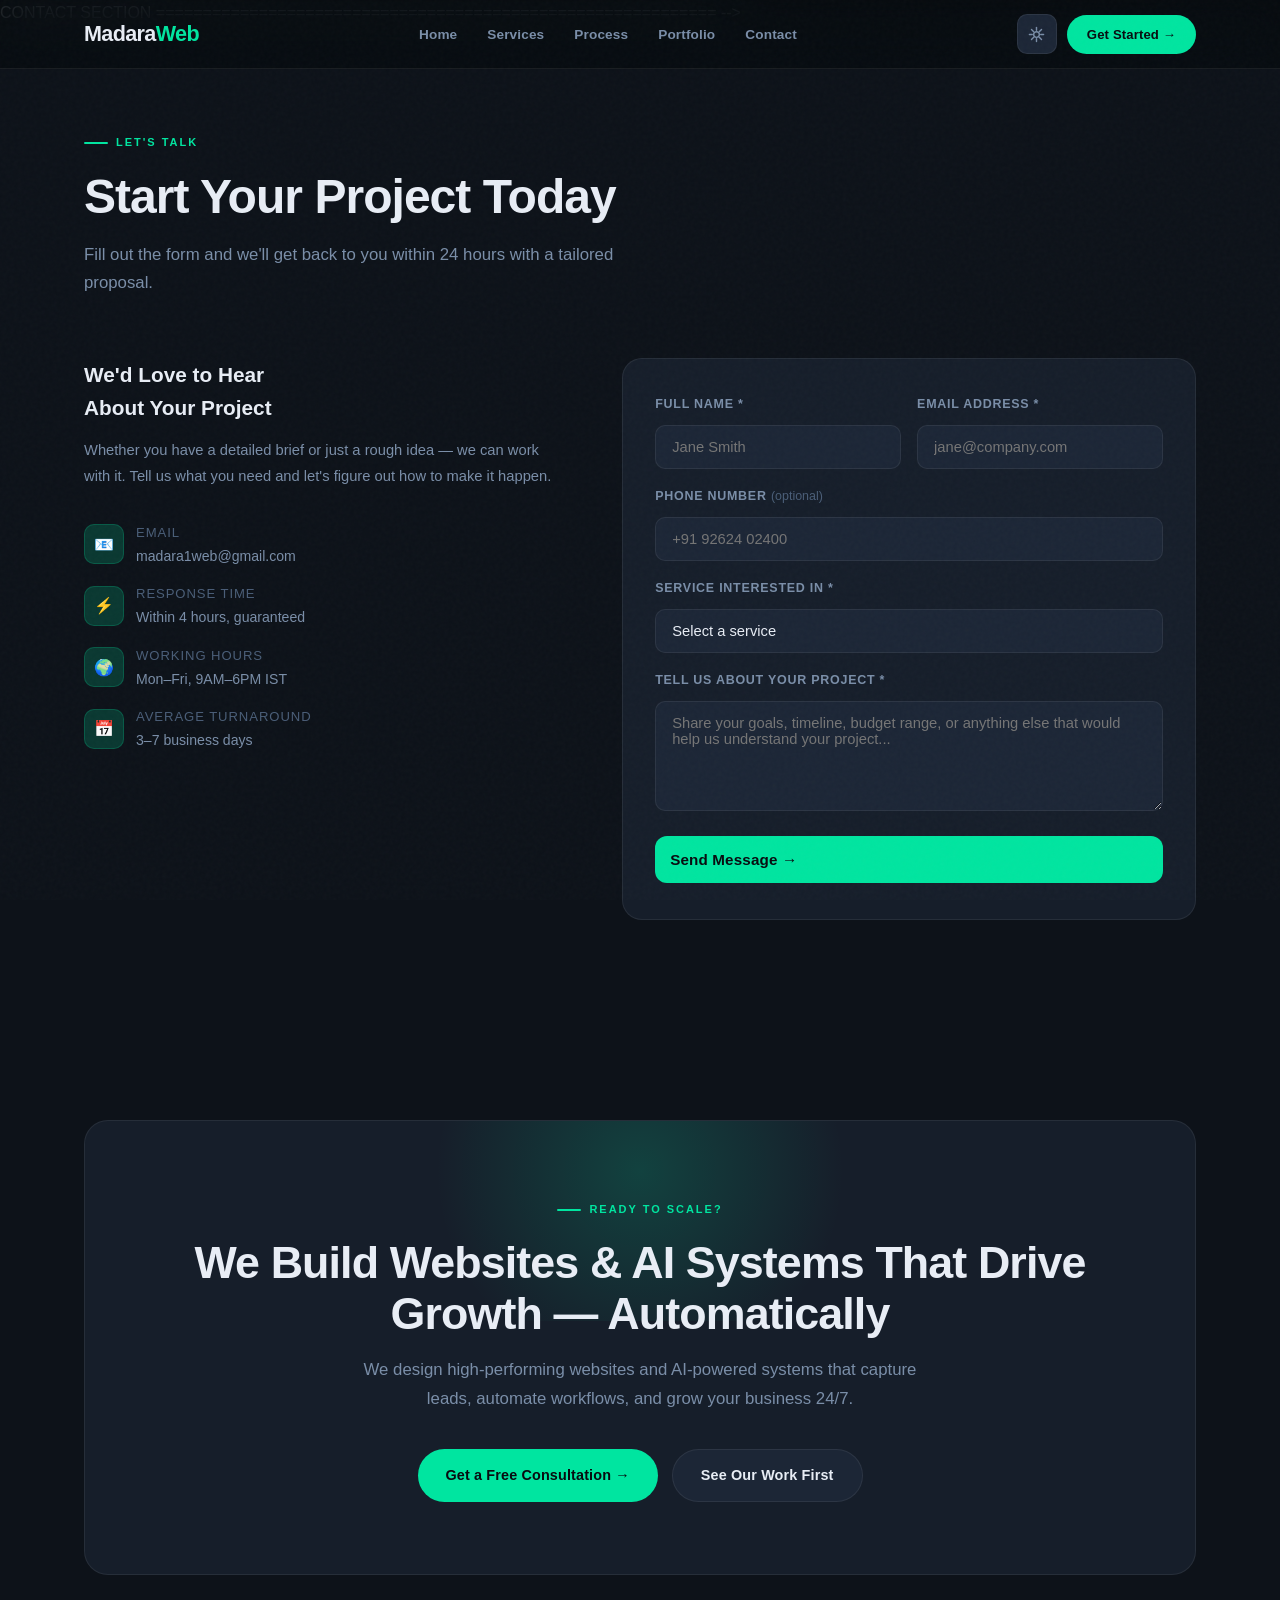
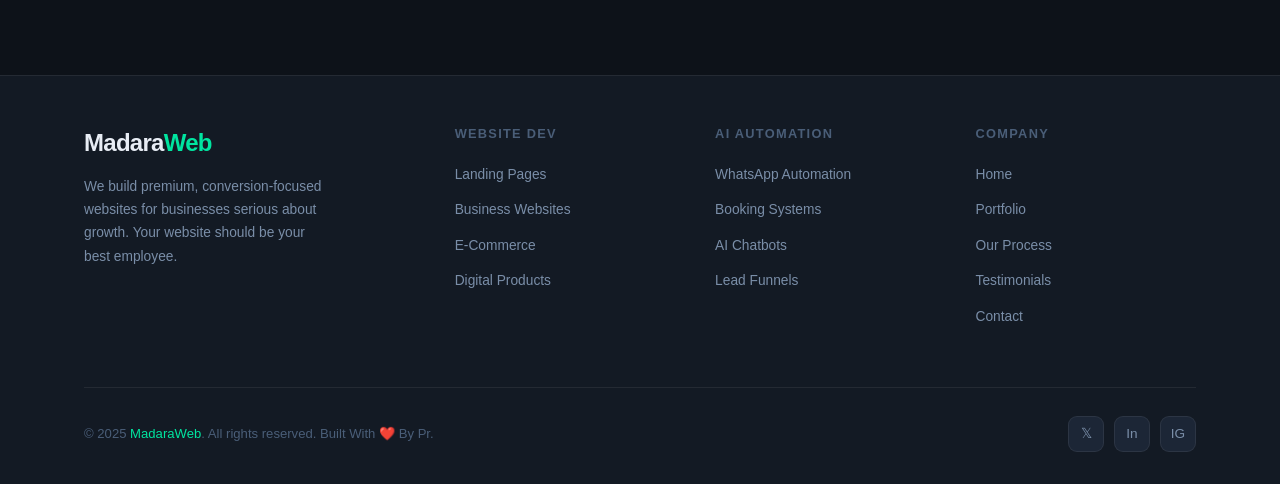
<file: contact/index.html>
<!DOCTYPE html>
<html lang="en">

<head>
    <meta charset="UTF-8">
    <meta name="viewport" content="width=device-width, initial-scale=1.0">
    <title>Our Works</title>
    <link rel="stylesheet" href="/style.css">

    <!-- Canonical -->
    <link rel="canonical" href="https://www.madaraweb.com/contact" />

    <!-- Website Schema -->
    <script type="application/ld+json">
  {
    "@context": "https://schema.org",
    "@type": "WebSite",
    "url": "https://www.madaraweb.com",
    "name": "Madara Web Solutions",
    "potentialAction": {
      "@type": "SearchAction",
      "target": "https://www.madaraweb.com/?s={search_term_string}",
      "query-input": "required name=search_term_string"
    }
  }
  </script>

    <!-- Organization Schema (Logo for Google) -->
    <script type="application/ld+json">
  {
    "@context": "https://schema.org",
    "@type": "Organization",
    "name": "Madara Web Solutions",
    "url": "https://www.madaraweb.com",
    "logo": "https://res.cloudinary.com/dh5wlux0q/image/upload/v1777756339/Logo_inisum.jpg"
  }
  </script>
</head>

<body>

    <!-- ============================================================
       NAVBAR
  ============================================================ -->

    <nav id="navbar">
        <div class="container nav-inner">
            <!-- Logo -->
            <a href="/index.html" class="nav-logo">Madara<span>Web</span></a>

            <!-- Desktop links -->
            <ul class="nav-links">
                <li><a href="/index.html">Home</a></li>
                <li><a href="#">Services</a></li>
                <li><a href="/#process">Process</a></li>
                <li><a href="/portfolio">Portfolio</a></li>
                <li><a href="/#contact">Contact</a></li>
            </ul>

            <div class="nav-right">
                <!-- Theme toggle -->
                <button id="theme-toggle" aria-label="Toggle theme">
                    <svg id="icon-sun" width="17" height="17" viewBox="0 0 24 24" fill="none" stroke="currentColor"
                        stroke-width="2" stroke-linecap="round" stroke-linejoin="round" style="display:none">
                        <circle cx="12" cy="12" r="4" />
                        <line x1="12" y1="2" x2="12" y2="6" />
                        <line x1="12" y1="18" x2="12" y2="22" />
                        <line x1="4.93" y1="4.93" x2="7.76" y2="7.76" />
                        <line x1="16.24" y1="16.24" x2="19.07" y2="19.07" />
                        <line x1="2" y1="12" x2="6" y2="12" />
                        <line x1="18" y1="12" x2="22" y2="12" />
                        <line x1="4.93" y1="19.07" x2="7.76" y2="16.24" />
                        <line x1="16.24" y1="7.76" x2="19.07" y2="4.93" />
                    </svg>
                    <svg id="icon-moon" width="16" height="16" viewBox="0 0 24 24" fill="none" stroke="currentColor"
                        stroke-width="2" stroke-linecap="round" stroke-linejoin="round">
                        <path d="M21 12.79A9 9 0 1 1 11.21 3 7 7 0 0 0 21 12.79z" />
                    </svg>
                </button>

                <!-- CTA button -->
                <a href="#contact" class="btn btn-primary nav-cta">Get Started →</a>

                <!-- Hamburger (mobile) -->
                <button class="hamburger" id="hamburger" aria-label="Open menu">
                    <span></span><span></span><span></span>
                </button>
            </div>
        </div>

        <!-- Mobile drawer -->
        <div class="mobile-nav" id="mobile-nav">
            <a href="/index.html" class="mobile-link">Home</a>
            <a href="/services" class="mobile-link" target="_blank">Services</a>
            <a href="/#process" class="mobile-link">Process</a>
            <a href="/portfolio" class="mobile-link">Portfolio</a>
            <a href="#" class="mobile-link" target="_blank">Contact</a>
            <a href="#" class="btn btn-primary" style="margin-top:8px;justify-content:center;" target="_blank">Get
                Started →</a>
        </div>
    </nav>

    CONTACT SECTION
    ============================================================ -->
    <section id="contact" class="section section-alt">
        <div class="container">
            <div class="section-label">Let's Talk</div>
            <h2 class="section-title">Start Your Project Today</h2>
            <p class="section-sub">Fill out the form and we'll get back to you within 24 hours with a tailored proposal.
            </p>

            <div class="contact-grid">
                <!-- Left: Contact info -->
                <div class="contact-info fade-up">
                    <h3>We'd Love to Hear<br />About Your Project</h3>
                    <p>Whether you have a detailed brief or just a rough idea — we can work with it. Tell us what you
                        need and
                        let's figure out how to make it happen.</p>

                    <!-- <div class="contact-detail">
            <div class="contact-detail-icon">🗪</div>
             <div class="contact-detail-text">
              <strong>ChatBot 24/7</strong>
              +1 155 645 7226
             </div>
          </div> -->
                    <div class="contact-detail">
                        <div class="contact-detail-icon">📧</div>
                        <div class="contact-detail-text">
                            <strong>Email</strong>
                            madara1web@gmail.com
                        </div>
                    </div>

                    <div class="contact-detail">
                        <div class="contact-detail-icon">⚡</div>
                        <div class="contact-detail-text">
                            <strong>Response Time</strong>
                            Within 4 hours, guaranteed
                        </div>
                    </div>

                    <div class="contact-detail">
                        <div class="contact-detail-icon">🌍</div>
                        <div class="contact-detail-text">
                            <strong>Working Hours</strong>
                            Mon–Fri, 9AM–6PM IST
                        </div>
                    </div>

                    <div class="contact-detail">
                        <div class="contact-detail-icon">📅</div>
                        <div class="contact-detail-text">
                            <strong>Average Turnaround</strong>
                            3–7 business days
                        </div>
                    </div>
                </div>

                <!-- Right: Form -->
                <div class="fade-up" style="transition-delay:0.1s">
                    <div class="contact-form-wrap">
                        <form id="contact-form" novalidate>

                            <!-- Row: Name + Email -->
                            <div class="form-row">
                                <div class="form-group">
                                    <label for="name">Full Name *</label>
                                    <input type="text" id="name" name="name" placeholder="Jane Smith" required />
                                    <div class="error-msg" id="name-error">Please enter your name.</div>
                                </div>
                                <div class="form-group">
                                    <label for="email">Email Address *</label>
                                    <input type="email" id="email" name="email" placeholder="jane@company.com"
                                        required />
                                    <div class="error-msg" id="email-error">Please enter a valid email.</div>
                                </div>
                            </div>

                            <!-- Phone -->
                            <div class="form-group">
                                <label for="phone">Phone Number <span
                                        style="color:var(--text-dim);font-weight:400;text-transform:none;letter-spacing:0">(optional)</span></label>
                                <input type="tel" id="phone" name="phone" placeholder="+91 92624 02400" />
                            </div>

                            <!-- Service -->
                            <div class="form-group">
                                <label for="service">Service Interested In *</label>
                                <select id="service" name="service" required>
                                    <option value="" disabled selected>Select a service</option>

                                    <!-- Website Services -->
                                    <option value="landing-page">Landing Page</option>
                                    <option value="business-website">Business Website</option>
                                    <option value="ecommerce">E-Commerce Website</option>
                                    <option value="digital-product">Digital Product Site</option>

                                    <!-- AI Services -->
                                    <option value="ai-automation">AI Workflow Automation</option>
                                    <option value="ai-chatbot">AI Chatbot / Support Agent</option>
                                    <option value="whatsapp-automation">WhatsApp Booking & Order System</option>
                                    <option value="ai-integration">Custom AI Integration</option>

                                    <!-- Other -->
                                    <option value="other">Other / Not Sure Yet</option>
                                </select>

                                <div class="error-msg" id="service-error">Please select a service.</div>
                            </div>

                            <!-- Message -->
                            <div class="form-group">
                                <label for="message">Tell Us About Your Project *</label>
                                <textarea id="message" name="message"
                                    placeholder="Share your goals, timeline, budget range, or anything else that would help us understand your project..."
                                    required></textarea>
                                <div class="error-msg" id="message-error">Please tell us a bit about your project.</div>
                            </div>

                            <!-- Submit -->
                            <button type="submit" class="btn btn-primary form-submit" id="submit-btn">
                                <span class="spinner"></span>
                                <span id="btn-text">Send Message →</span>
                            </button>

                            <!-- Status message -->
                            <div id="form-status"></div>
                        </form>
                    </div>
                </div>
            </div>
        </div>
    </section>

    <!-- ============================================================
       CTA SECTION
  ============================================================ -->
    <section id="cta" class="section">
        <div class="container">
            <div class="cta-inner fade-up">
                <div class="section-label" style="justify-content:center">READY TO SCALE?</div>
                <h2 class="section-title">We Build Websites & AI Systems That Drive Growth — Automatically</h2>
                <p class="section-sub">We design high-performing websites and AI-powered systems that capture leads,
                    automate
                    workflows, and grow your business 24/7.</p>
                <div class="cta-actions">
                    <a href="/#contact" class="btn btn-primary">Get a Free Consultation →</a>
                    <a href="/index.html" class="btn btn-ghost">See Our Work First</a>
                </div>
            </div>
        </div>
    </section>

    <!-- ============================================================
       FOOTER
  ============================================================ -->
    <footer>
        <div class="container">
            <div class="footer-inner">
                <div class="footer-brand">
                    <a href="#" class="nav-logo">Madara<span>Web</span></a>
                    <p>We build premium, conversion-focused websites for businesses serious about growth. Your website
                        should be
                        your best employee.</p>
                </div>

                <div class="footer-col">
                    <h4>Website Dev</h4>
                    <ul>
                        <li><a href="/services">Landing Pages</a></li>
                        <li><a href="/services">Business Websites</a></li>
                        <li><a href="/services">E-Commerce</a></li>
                        <li><a href="/services">Digital Products</a></li>
                    </ul>
                </div>

                <div class="footer-col">
                    <h4>AI Automation</h4>
                    <ul>
                        <li><a href="/contact">WhatsApp Automation</a></li>
                        <li><a href="/contact">Booking Systems</a></li>
                        <li><a href="/contact">AI Chatbots</a></li>
                        <li><a href="/contact">Lead Funnels</a></li>
                    </ul>
                </div>

                <div class="footer-col">
                    <h4>Company</h4>
                    <ul>
                        <li><a href="/index.html">Home</a></li>
                        <li><a href="/portfolio">Portfolio</a></li>
                        <li><a href="/#process">Our Process</a></li>
                        <li><a href="/#testimonials">Testimonials</a></li>
                        <li><a href="#">Contact</a></li>
                    </ul>
                </div>


            </div>

            <div class="footer-bottom">
                <p class="footer-copy">© 2025 <a href="https://instagram.com/https_priyesh"
                        target="_blank">MadaraWeb</a>. All
                    rights reserved. Built With ❤️ By Pr.</p>
                <div class="footer-social">
                    <a href="#" class="social-btn" aria-label="Twitter">𝕏</a>
                    <a href="https://www.linkedin.com/in/priyesh50/" class="social-btn" aria-label="LinkedIn">In</a>
                    <a href="https://instagram.com/https_priyesh" class="social-btn" aria-label="Instagram">IG</a>
                </div>
            </div>
        </div>
    </footer>

    <!-- Scroll to top -->
    <button id="scroll-top" aria-label="Scroll to top">↑</button>

    <script src="/script.js"></script>
</body>

</html>
</file>
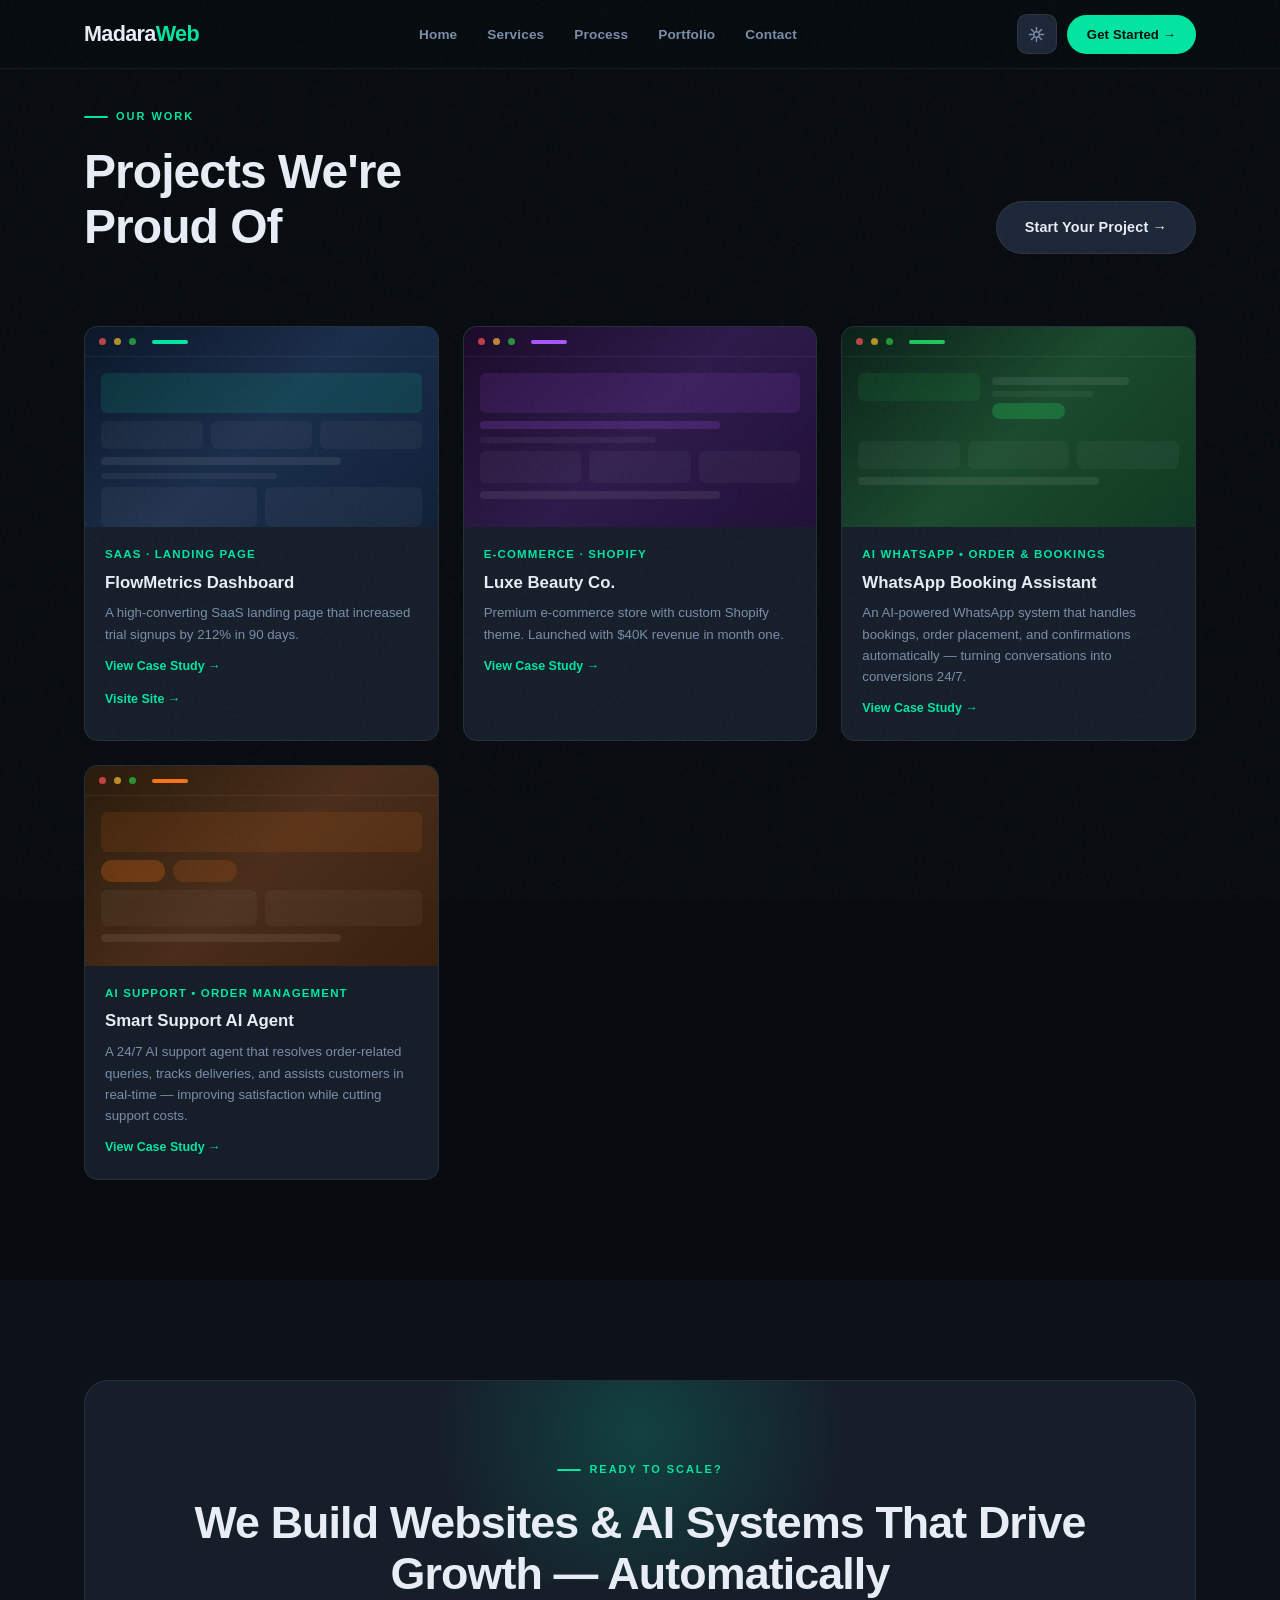
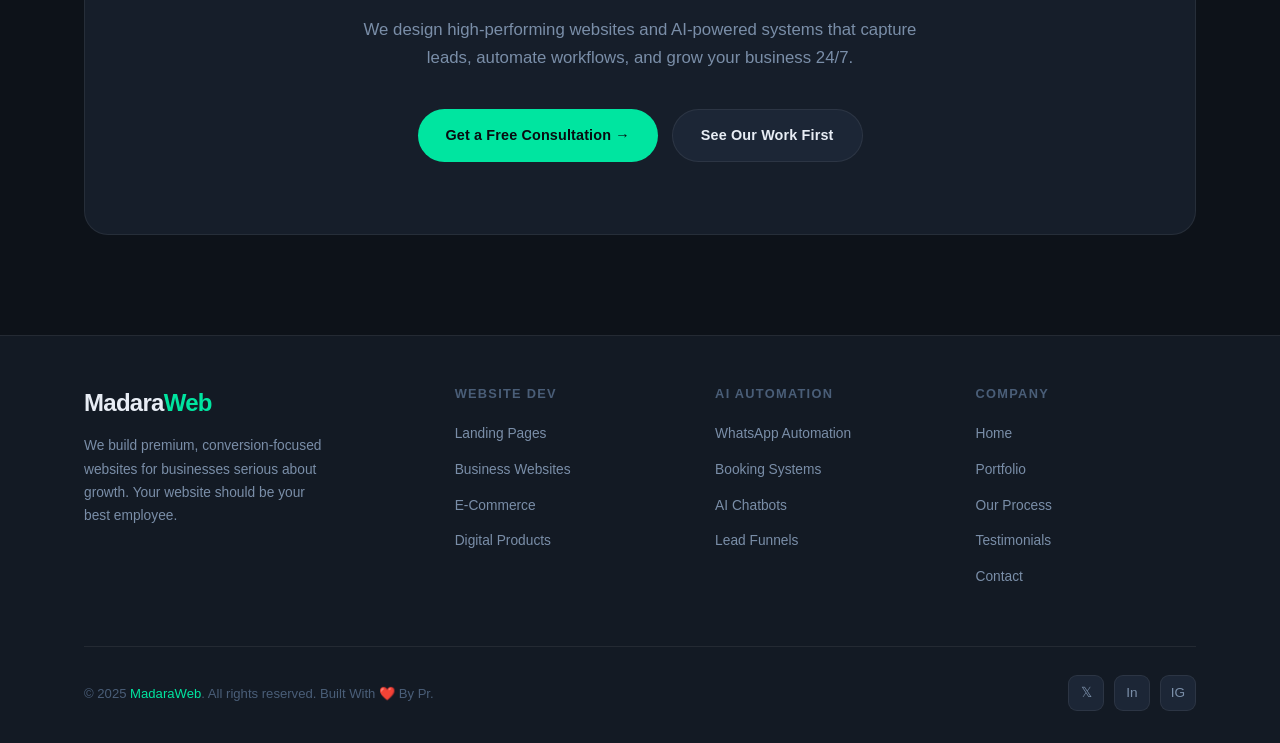
<file: portfolio/index.html>
<!DOCTYPE html>
<html lang="en">

<head>
    <meta charset="UTF-8">
    <meta name="viewport" content="width=device-width, initial-scale=1.0">
    <title>Our Works</title>
    <link rel="stylesheet" href="/style.css">
    
        <!-- Canonical -->
    <link rel="canonical" href="https://www.madaraweb.com/portfolio" />

    <!-- Website Schema -->
    <script type="application/ld+json">
  {
    "@context": "https://schema.org",
    "@type": "WebSite",
    "url": "https://www.madaraweb.com",
    "name": "Madara Web Solutions",
    "potentialAction": {
      "@type": "SearchAction",
      "target": "https://www.madaraweb.com/?s={search_term_string}",
      "query-input": "required name=search_term_string"
    }
  }
  </script>

    <!-- Organization Schema (Logo for Google) -->
    <script type="application/ld+json">
  {
    "@context": "https://schema.org",
    "@type": "Organization",
    "name": "Madara Web Solutions",
    "url": "https://www.madaraweb.com",
    "logo": "https://res.cloudinary.com/dh5wlux0q/image/upload/v1777756339/Logo_inisum.jpg"
  }
  </script>
</head>

<body>

    <!-- ============================================================
       NAVBAR
  ============================================================ -->

    <nav id="navbar">
        <div class="container nav-inner">
            <!-- Logo -->
            <a href="/index.html" class="nav-logo">Madara<span>Web</span></a>

            <!-- Desktop links -->
            <ul class="nav-links">
                <li><a href="/index.html">Home</a></li>
                <li><a href="#">Services</a></li>
                <li><a href="/#process">Process</a></li>
                <li><a href="/portfolio">Portfolio</a></li>
                <li><a href="/#contact">Contact</a></li>
            </ul>

            <div class="nav-right">
                <!-- Theme toggle -->
                <button id="theme-toggle" aria-label="Toggle theme">
                    <svg id="icon-sun" width="17" height="17" viewBox="0 0 24 24" fill="none" stroke="currentColor"
                        stroke-width="2" stroke-linecap="round" stroke-linejoin="round" style="display:none">
                        <circle cx="12" cy="12" r="4" />
                        <line x1="12" y1="2" x2="12" y2="6" />
                        <line x1="12" y1="18" x2="12" y2="22" />
                        <line x1="4.93" y1="4.93" x2="7.76" y2="7.76" />
                        <line x1="16.24" y1="16.24" x2="19.07" y2="19.07" />
                        <line x1="2" y1="12" x2="6" y2="12" />
                        <line x1="18" y1="12" x2="22" y2="12" />
                        <line x1="4.93" y1="19.07" x2="7.76" y2="16.24" />
                        <line x1="16.24" y1="7.76" x2="19.07" y2="4.93" />
                    </svg>
                    <svg id="icon-moon" width="16" height="16" viewBox="0 0 24 24" fill="none" stroke="currentColor"
                        stroke-width="2" stroke-linecap="round" stroke-linejoin="round">
                        <path d="M21 12.79A9 9 0 1 1 11.21 3 7 7 0 0 0 21 12.79z" />
                    </svg>
                </button>

                <!-- CTA button -->
                <a href="#contact" class="btn btn-primary nav-cta">Get Started →</a>

                <!-- Hamburger (mobile) -->
                <button class="hamburger" id="hamburger" aria-label="Open menu">
                    <span></span><span></span><span></span>
                </button>
            </div>
        </div>

        <!-- Mobile drawer -->
        <div class="mobile-nav" id="mobile-nav">
            <a href="/index.html" class="mobile-link">Home</a>
            <a href="#" class="mobile-link">Services</a>
            <a href="#process" class="mobile-link">Process</a>
            <a href="/portfolio" class="mobile-link">Portfolio</a>
            <a href="/#contact" class="mobile-link" target="_blank">Contact</a>
            <a href="/#contact" class="btn btn-primary" style="margin-top:8px;justify-content:center;"
                target="_blank">Get Started →</a>
        </div>
    </nav>

    <!-- ============================================================
       PORTFOLIO SECTION
  ============================================================ -->
    <section id="portfolio" class="section">
        <div class="container">
            <div class="section-label">Our Work</div>
            <div style="display:flex;justify-content:space-between;align-items:flex-end;flex-wrap:wrap;gap:20px;">
                <h2 class="section-title">Projects We're<br />Proud Of</h2>
                <a href="/#contact" class="btn btn-ghost" style="margin-bottom:16px">Start Your Project →</a>
            </div>

            <div class="portfolio-grid">

                <!-- Project 1 -->
                <div class="portfolio-card fade-up">
                    <div class="portfolio-thumb">
                        <div class="portfolio-thumb-inner thumb-1">
                            <div class="thumb-nav-bar">
                                <div class="t-dot t-dot-r"></div>
                                <div class="t-dot t-dot-y"></div>
                                <div class="t-dot t-dot-g"></div>
                                <div class="t-logo-bar c-accent" style="width:36px;height:4px;"></div>
                            </div>
                            <div class="thumb-content">
                                <div class="t-hero-block" style="background:rgba(0,229,160,0.12)"></div>
                                <div class="t-row">
                                    <div class="t-card"></div>
                                    <div class="t-card"></div>
                                    <div class="t-card"></div>
                                </div>
                                <div class="t-wide"></div>
                                <div class="t-mid"></div>
                                <div class="t-row">
                                    <div class="t-card" style="height:40px"></div>
                                    <div class="t-card" style="height:40px"></div>
                                </div>
                            </div>
                        </div>
                    </div>
                    <div class="portfolio-info">
                        <div class="portfolio-tag">SaaS · Landing Page</div>
                        <div class="portfolio-name">FlowMetrics Dashboard</div>
                        <p class="portfolio-desc">A high-converting SaaS landing page that increased trial signups by
                            212% in 90
                            days.</p>
                        <a href="/soon.html" class="portfolio-link">View Case Study →</a> <br>
                        <a href="http://madarafashion.store/" class="portfolio-link-site">Visite Site →</a>
                    </div>
                </div>

                <!-- Project 2 -->
                <div class="portfolio-card fade-up" style="transition-delay:0.1s">
                    <div class="portfolio-thumb">
                        <div class="portfolio-thumb-inner thumb-2">
                            <div class="thumb-nav-bar">
                                <div class="t-dot t-dot-r"></div>
                                <div class="t-dot t-dot-y"></div>
                                <div class="t-dot t-dot-g"></div>
                                <div class="t-logo-bar c-purple" style="width:36px;height:4px;"></div>
                            </div>
                            <div class="thumb-content">
                                <div class="t-hero-block" style="background:rgba(168,85,247,0.12)"></div>
                                <div class="t-wide" style="background:rgba(168,85,247,0.2)"></div>
                                <div class="t-mid"></div>
                                <div class="t-row">
                                    <div class="t-card" style="height:32px"></div>
                                    <div class="t-card" style="height:32px"></div>
                                    <div class="t-card" style="height:32px"></div>
                                </div>
                                <div class="t-wide"></div>
                            </div>
                        </div>
                    </div>
                    <div class="portfolio-info">
                        <div class="portfolio-tag">E-Commerce · Shopify</div>
                        <div class="portfolio-name">Luxe Beauty Co.</div>
                        <p class="portfolio-desc">Premium e-commerce store with custom Shopify theme. Launched with $40K
                            revenue in
                            month one.</p>
                        <a href="/soon.html" class="portfolio-link">View Case Study →</a>
                    </div>
                </div>

                <!-- Project 3 -->
                <div class="portfolio-card fade-up" style="transition-delay:0.2s">
                    <div class="portfolio-thumb">
                        <div class="portfolio-thumb-inner thumb-3">
                            <div class="thumb-nav-bar">
                                <div class="t-dot t-dot-r"></div>
                                <div class="t-dot t-dot-y"></div>
                                <div class="t-dot t-dot-g"></div>
                                <div class="t-logo-bar c-green" style="width:36px;height:4px;"></div>
                            </div>
                            <div class="thumb-content">
                                <div class="t-row" style="height:60px">
                                    <div class="t-card" style="background:rgba(34,197,94,0.1)"></div>
                                    <div style="flex:1.5;display:flex;flex-direction:column;gap:6px;padding:4px">
                                        <div class="t-wide"></div>
                                        <div class="t-mid"></div>
                                        <div class="t-wide"
                                            style="width:40%;height:16px;background:rgba(34,197,94,0.3);border-radius:50px">
                                        </div>
                                    </div>
                                </div>
                                <div class="t-row">
                                    <div class="t-card"></div>
                                    <div class="t-card"></div>
                                    <div class="t-card"></div>
                                </div>
                                <div class="t-wide"></div>
                            </div>
                        </div>
                    </div>
                    <div class="portfolio-info">
                        <div class="portfolio-tag">AI WHATSAPP • ORDER & BOOKINGS</div>
                        <div class="portfolio-name">WhatsApp Booking Assistant</div>
                        <p class="portfolio-desc">An AI-powered WhatsApp system that handles bookings, order placement,
                            and
                            confirmations automatically — turning conversations into conversions 24/7.</p>
                        <a href="/soon.html" class="portfolio-link">View Case Study →</a>
                    </div>
                </div>

                <!-- Project 4 -->
                <div class="portfolio-card fade-up" style="transition-delay:0.3s">
                    <div class="portfolio-thumb">
                        <div class="portfolio-thumb-inner thumb-4">
                            <div class="thumb-nav-bar">
                                <div class="t-dot t-dot-r"></div>
                                <div class="t-dot t-dot-y"></div>
                                <div class="t-dot t-dot-g"></div>
                                <div class="t-logo-bar c-orange" style="width:36px;height:4px;"></div>
                            </div>
                            <div class="thumb-content">
                                <div class="t-hero-block" style="background:rgba(249,115,22,0.1)"></div>
                                <div class="t-row" style="align-items:center">
                                    <div class="t-card"
                                        style="height:22px;background:rgba(249,115,22,0.25);border-radius:50px;max-width:64px">
                                    </div>
                                    <div class="t-card"
                                        style="height:22px;background:rgba(249,115,22,0.15);border-radius:50px;max-width:64px">
                                    </div>
                                </div>
                                <div class="t-row">
                                    <div class="t-card" style="height:36px"></div>
                                    <div class="t-card" style="height:36px"></div>
                                </div>
                                <div class="t-wide"></div>
                            </div>
                        </div>
                    </div>
                    <div class="portfolio-info">
                        <div class="portfolio-tag">AI SUPPORT • ORDER MANAGEMENT</div>
                        <div class="portfolio-name">Smart Support AI Agent</div>
                        <p class="portfolio-desc">A 24/7 AI support agent that resolves order-related queries, tracks
                            deliveries,
                            and assists customers in real-time — improving satisfaction while cutting support costs.</p>
                        <a href="/soon.html" class="portfolio-link">View Case Study →</a>
                    </div>
                </div>

            </div>
        </div>
    </section>
    <!-- ============================================================
       CTA SECTION
  ============================================================ -->
    <section id="cta" class="section">
        <div class="container">
            <div class="cta-inner fade-up">
                <div class="section-label" style="justify-content:center">READY TO SCALE?</div>
                <h2 class="section-title">We Build Websites & AI Systems That Drive Growth — Automatically</h2>
                <p class="section-sub">We design high-performing websites and AI-powered systems that capture leads,
                    automate
                    workflows, and grow your business 24/7.</p>
                <div class="cta-actions">
                    <a href="/#contact" class="btn btn-primary">Get a Free Consultation →</a>
                    <a href="/index.html" class="btn btn-ghost">See Our Work First</a>
                </div>
            </div>
        </div>
    </section>

    <!-- ============================================================
       FOOTER
  ============================================================ -->
    <footer>
        <div class="container">
            <div class="footer-inner">
                <div class="footer-brand">
                    <a href="#" class="nav-logo">Madara<span>Web</span></a>
                    <p>We build premium, conversion-focused websites for businesses serious about growth. Your website
                        should be
                        your best employee.</p>
                </div>

                <div class="footer-col">
                    <h4>Website Dev</h4>
                    <ul>
                        <li><a href="/services">Landing Pages</a></li>
                        <li><a href="/services">Business Websites</a></li>
                        <li><a href="/services">E-Commerce</a></li>
                        <li><a href="/services">Digital Products</a></li>
                    </ul>
                </div>

                <div class="footer-col">
                    <h4>AI Automation</h4>
                    <ul>
                        <li><a href="/contact">WhatsApp Automation</a></li>
                        <li><a href="/contact">Booking Systems</a></li>
                        <li><a href="/contact">AI Chatbots</a></li>
                        <li><a href="/contact">Lead Funnels</a></li>
                    </ul>
                </div>

                <div class="footer-col">
                    <h4>Company</h4>
                    <ul>
                        <li><a href="/index.html">Home</a></li>
                        <li><a href="/#">Portfolio</a></li>
                        <li><a href="/#process">Our Process</a></li>
                        <li><a href="/#testimonials">Testimonials</a></li>
                        <li><a href="/#contact">Contact</a></li>
                    </ul>
                </div>


            </div>

            <div class="footer-bottom">
                <p class="footer-copy">© 2025 <a href="https://instagram.com/https_priyesh"
                        target="_blank">MadaraWeb</a>. All
                    rights reserved. Built With ❤️ By Pr.</p>
                <div class="footer-social">
                    <a href="#" class="social-btn" aria-label="Twitter">𝕏</a>
                    <a href="https://www.linkedin.com/in/priyesh50/" class="social-btn" aria-label="LinkedIn">In</a>
                    <a href="https://instagram.com/https_priyesh" class="social-btn" aria-label="Instagram">IG</a>
                </div>
            </div>
        </div>
    </footer>

    <!-- Scroll to top -->
    <button id="scroll-top" aria-label="Scroll to top">↑</button>

    <script src="/script.js"></script>
</body>

</html>
</file>
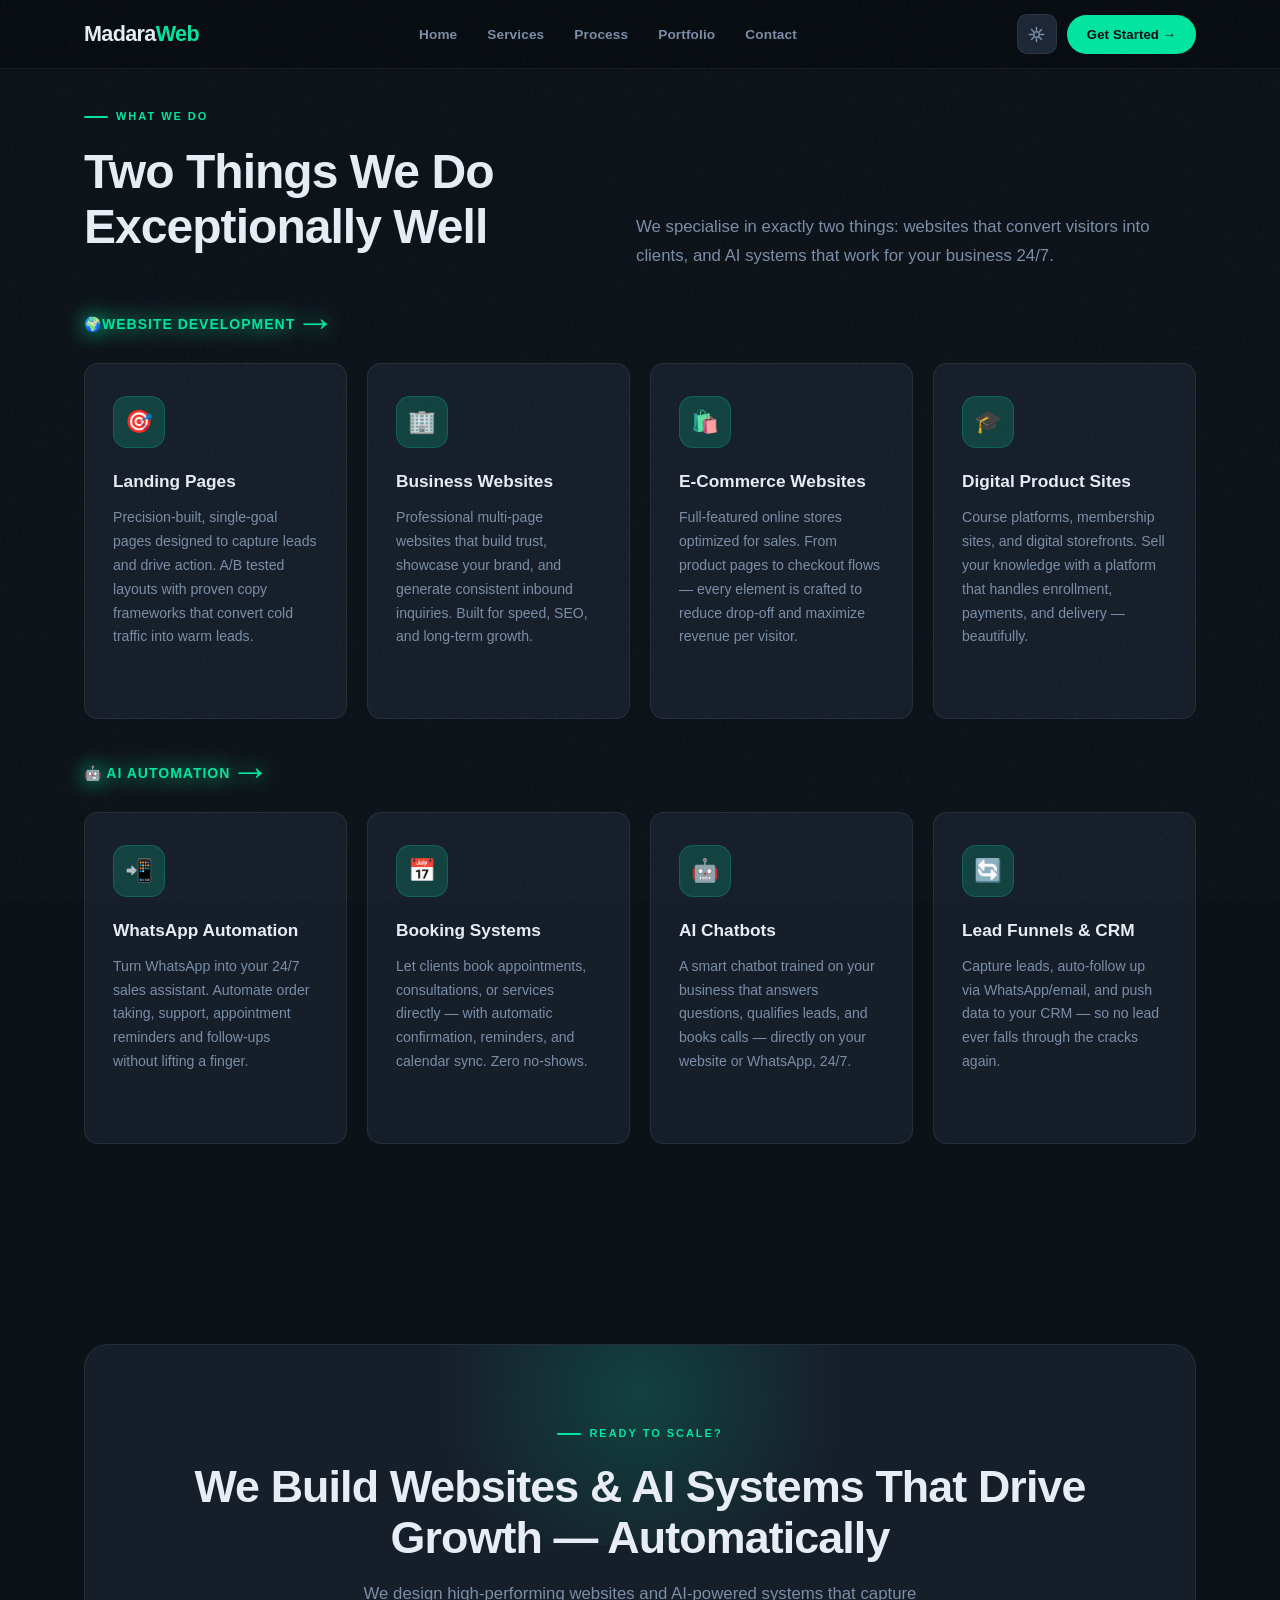
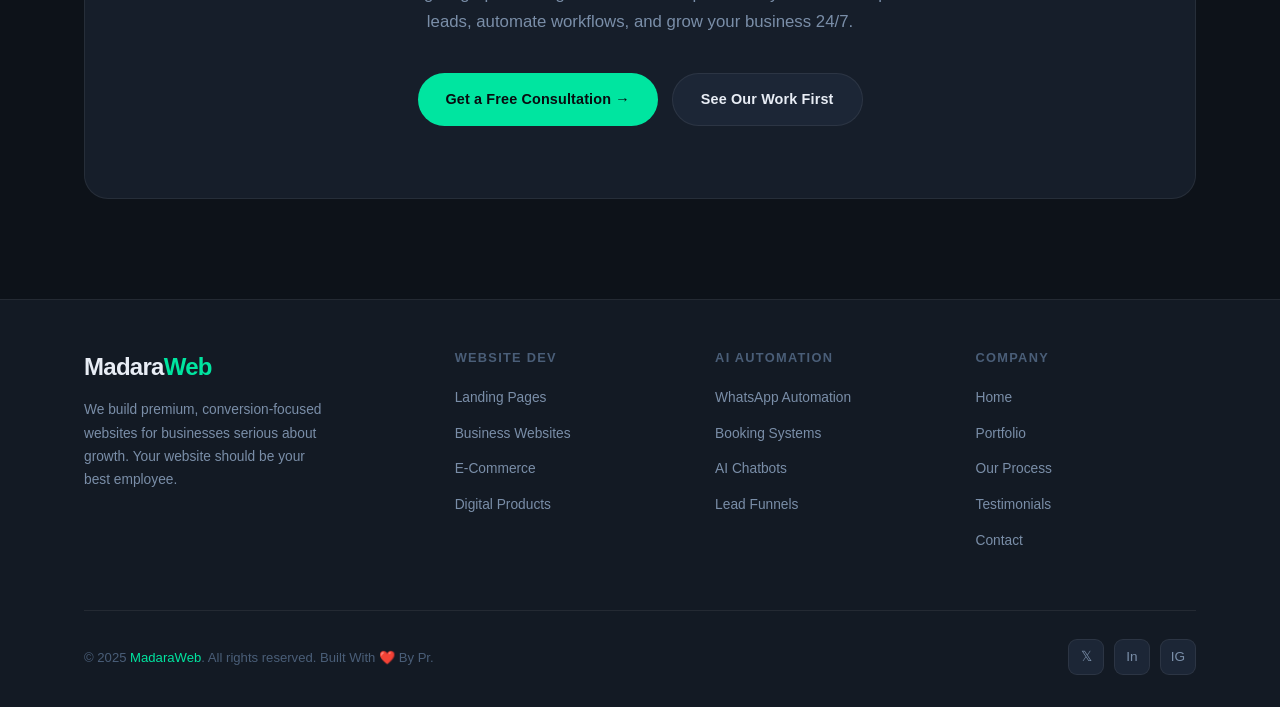
<file: services/index.html>
<!DOCTYPE html>
<html lang="en">

<head>
    <meta charset="UTF-8">
    <meta name="viewport" content="width=device-width, initial-scale=1.0">
    <title>Our Services</title>
    <link rel="stylesheet" href="/style.css">
    <meta name="description"
        content="Explore web development, automation, and digital services offered by Madara Web Solutions.">

    <!-- Canonical -->
    <link rel="canonical" href="https://www.madaraweb.com/services" />

    <!-- Website Schema -->
    <script type="application/ld+json">
  {
    "@context": "https://schema.org",
    "@type": "WebSite",
    "url": "https://www.madaraweb.com",
    "name": "Madara Web Solutions",
    "potentialAction": {
      "@type": "SearchAction",
      "target": "https://www.madaraweb.com/?s={search_term_string}",
      "query-input": "required name=search_term_string"
    }
  }
  </script>

    <!-- Organization Schema (Logo for Google) -->
    <script type="application/ld+json">
  {
    "@context": "https://schema.org",
    "@type": "Organization",
    "name": "Madara Web Solutions",
    "url": "https://www.madaraweb.com",
    "logo": "https://res.cloudinary.com/dh5wlux0q/image/upload/v1777756339/Logo_inisum.jpg"
  }
  </script>
</head>


<body>

    <!-- ============================================================
       NAVBAR
  ============================================================ -->

    <nav id="navbar">
        <div class="container nav-inner">
            <!-- Logo -->
            <a href="/index.html" class="nav-logo">Madara<span>Web</span></a>

            <!-- Desktop links -->
            <ul class="nav-links">
                <li><a href="/index.html">Home</a></li>
                <li><a href="#">Services</a></li>
                <li><a href="/#process">Process</a></li>
                <li><a href="/portfolio">Portfolio</a></li>
                <li><a href="/#contact">Contact</a></li>
            </ul>

            <div class="nav-right">
                <!-- Theme toggle -->
                <button id="theme-toggle" aria-label="Toggle theme">
                    <svg id="icon-sun" width="17" height="17" viewBox="0 0 24 24" fill="none" stroke="currentColor"
                        stroke-width="2" stroke-linecap="round" stroke-linejoin="round" style="display:none">
                        <circle cx="12" cy="12" r="4" />
                        <line x1="12" y1="2" x2="12" y2="6" />
                        <line x1="12" y1="18" x2="12" y2="22" />
                        <line x1="4.93" y1="4.93" x2="7.76" y2="7.76" />
                        <line x1="16.24" y1="16.24" x2="19.07" y2="19.07" />
                        <line x1="2" y1="12" x2="6" y2="12" />
                        <line x1="18" y1="12" x2="22" y2="12" />
                        <line x1="4.93" y1="19.07" x2="7.76" y2="16.24" />
                        <line x1="16.24" y1="7.76" x2="19.07" y2="4.93" />
                    </svg>
                    <svg id="icon-moon" width="16" height="16" viewBox="0 0 24 24" fill="none" stroke="currentColor"
                        stroke-width="2" stroke-linecap="round" stroke-linejoin="round">
                        <path d="M21 12.79A9 9 0 1 1 11.21 3 7 7 0 0 0 21 12.79z" />
                    </svg>
                </button>

                <!-- CTA button -->
                <a href="#contact" class="btn btn-primary nav-cta">Get Started →</a>

                <!-- Hamburger (mobile) -->
                <button class="hamburger" id="hamburger" aria-label="Open menu">
                    <span></span><span></span><span></span>
                </button>
            </div>
        </div>

        <!-- Mobile drawer -->
        <div class="mobile-nav" id="mobile-nav">
            <a href="/index.html" class="mobile-link">Home</a>
            <a href="#" class="mobile-link">Services</a>
            <a href="#process" class="mobile-link">Process</a>
            <a href="/portfolio" class="mobile-link">Portfolio</a>
            <a href="/#contact" class="mobile-link" target="_blank">Contact</a>
            <a href="/#contact" class="btn btn-primary" style="margin-top:8px;justify-content:center;"
                target="_blank">Get Started →</a>
        </div>
    </nav>

    <!-- ============================================================
       SERVICES SECTION
  ============================================================ -->
    <section id="services" class="section section-alt">
        <div class="container">
            <div class="section-label">What We Do</div>
            <div style="display:flex;justify-content:space-between;align-items:flex-end;flex-wrap:wrap;gap:20px;">
                <div>
                    <h2 class="section-title">Two Things We Do <br />Exceptionally Well</h2>
                </div>
                <p class="section-sub" style="margin-bottom:0">We specialise in exactly two things: websites that
                    convert
                    visitors into clients, and AI systems that work for your business 24/7.</p>
            </div>

            <div class="section-label-web"> 🌍Website Development <span
                    style="font-size: 40px; margin: 0 0 4px -8px;">→</span></div>

            <div class="services-grid">

                <!-- Service 1 -->
                <div class="service-card fade-up">
                    <div class="service-icon">🎯</div>
                    <div class="service-name">Landing Pages</div>
                    <p class="service-desc">Precision-built, single-goal pages designed to capture leads and drive
                        action. A/B
                        tested layouts with proven copy frameworks that convert cold traffic into warm leads.</p>
                    <div class="service-arrow"><a href="https://www.madaraweb.com/#contact" target="_blank">Get started
                            →</a>
                    </div>
                </div>

                <!-- Service 2 -->
                <div class="service-card fade-up" style="transition-delay:0.08s">
                    <div class="service-icon">🏢</div>
                    <div class="service-name">Business Websites</div>
                    <p class="service-desc">Professional multi-page websites that build trust, showcase your brand, and
                        generate
                        consistent inbound inquiries. Built for speed, SEO, and long-term growth.</p>
                    <div class="service-arrow"><a href="https://www.madaraweb.com/#contact" target="_blank">Get started
                            →</a>
                    </div>
                </div>

                <!-- Service 3 -->
                <div class="service-card fade-up" style="transition-delay:0.16s">
                    <div class="service-icon">🛍️</div>
                    <div class="service-name">E-Commerce Websites</div>
                    <p class="service-desc">Full-featured online stores optimized for sales. From product pages to
                        checkout flows
                        — every element is crafted to reduce drop-off and maximize revenue per visitor.</p>
                    <div class="service-arrow"><a href="https://www.madaraweb.com/#contact" target="_blank">Get started
                            →</a>
                    </div>
                </div>

                <!-- Service 4 -->
                <div class="service-card fade-up" style="transition-delay:0.24s">
                    <div class="service-icon">🎓</div>
                    <div class="service-name">Digital Product Sites</div>
                    <p class="service-desc">Course platforms, membership sites, and digital storefronts. Sell your
                        knowledge with
                        a platform that handles enrollment, payments, and delivery — beautifully.</p>
                    <div class="service-arrow"><a href="https://www.madaraweb.com/#contact" target="_blank">Get started
                            →</a>
                    </div>
                </div>


            </div>

            <!-- AI Services-->
            <div class="section-label-web">🤖 AI Automation<span style="font-size: 40px; margin: 0 0 4px -8px;">→</span>
            </div>

            <div class="services-grid">

                <!-- Service 1 -->
                <div class="service-card fade-up">
                    <div class="service-icon">📲</div>
                    <div class="service-name">WhatsApp Automation</div>
                    <p class="service-desc">Turn WhatsApp into your 24/7 sales assistant. Automate order taking,
                        support,
                        appointment reminders and follow-ups without lifting a finger.</p>
                    <div class="service-arrow"><a href="https://www.madaraweb.com/#contact" target="_blank">Get started
                            →</a>
                    </div>
                </div>

                <!-- Service 2 -->
                <div class="service-card fade-up" style="transition-delay:0.08s">
                    <div class="service-icon">📅</div>
                    <div class="service-name">Booking Systems</div>
                    <p class="service-desc">Let clients book appointments, consultations, or services directly — with
                        automatic
                        confirmation, reminders, and calendar sync. Zero no-shows.</p>
                    <div class="service-arrow"><a href="https://www.madaraweb.com/#contact" target="_blank">Get started
                            →</a>
                    </div>
                </div>

                <!-- Service 3 -->
                <div class="service-card fade-up" style="transition-delay:0.16s">
                    <div class="service-icon">🤖</div>
                    <div class="service-name">AI Chatbots</div>
                    <p class="service-desc">A smart chatbot trained on your business that answers questions, qualifies
                        leads, and
                        books calls — directly on your website or WhatsApp, 24/7.</p>
                    <div class="service-arrow"><a href="https://www.madaraweb.com/#contact" target="_blank">Get started
                            →</a>
                    </div>
                </div>

                <!-- Service 4 -->
                <div class="service-card fade-up" style="transition-delay:0.24s">
                    <div class="service-icon">🔄</div>
                    <div class="service-name">Lead Funnels & CRM</div>
                    <p class="service-desc">Capture leads, auto-follow up via WhatsApp/email, and push data to your CRM
                        — so no
                        lead ever falls through the cracks again.</p>
                    <div class="service-arrow"><a href="https://www.madaraweb.com/#contact" target="_blank">Get started
                            →</a>
                    </div>
                </div>


            </div>
        </div>
    </section>

    <!-- ============================================================
       CTA SECTION
  ============================================================ -->
    <section id="cta" class="section">
        <div class="container">
            <div class="cta-inner fade-up">
                <div class="section-label" style="justify-content:center">READY TO SCALE?</div>
                <h2 class="section-title">We Build Websites & AI Systems That Drive Growth — Automatically</h2>
                <p class="section-sub">We design high-performing websites and AI-powered systems that capture leads,
                    automate
                    workflows, and grow your business 24/7.</p>
                <div class="cta-actions">
                    <a href="/#contact" class="btn btn-primary">Get a Free Consultation →</a>
                    <a href="/index.html" class="btn btn-ghost">See Our Work First</a>
                </div>
            </div>
        </div>
    </section>

    <!-- ============================================================
       FOOTER
  ============================================================ -->
    <footer>
        <div class="container">
            <div class="footer-inner">
                <div class="footer-brand">
                    <a href="#" class="nav-logo">Madara<span>Web</span></a>
                    <p>We build premium, conversion-focused websites for businesses serious about growth. Your website
                        should be
                        your best employee.</p>
                </div>

                <div class="footer-col">
                    <h4>Website Dev</h4>
                    <ul>
                        <li><a href="#services">Landing Pages</a></li>
                        <li><a href="#services">Business Websites</a></li>
                        <li><a href="#services">E-Commerce</a></li>
                        <li><a href="#services">Digital Products</a></li>
                    </ul>
                </div>

                <div class="footer-col">
                    <h4>AI Automation</h4>
                    <ul>
                        <li><a href="/#contact">WhatsApp Automation</a></li>
                        <li><a href="/#contact">Booking Systems</a></li>
                        <li><a href="/#contact">AI Chatbots</a></li>
                        <li><a href="/#contact">Lead Funnels</a></li>
                    </ul>
                </div>

                <div class="footer-col">
                    <h4>Company</h4>
                    <ul>
                        <li><a href="/index.html">Home</a></li>
                        <li><a href="/#portfolio">Portfolio</a></li>
                        <li><a href="/#process">Our Process</a></li>
                        <li><a href="/#testimonials">Testimonials</a></li>
                        <li><a href="/#contact">Contact</a></li>
                    </ul>
                </div>


            </div>

            <div class="footer-bottom">
                <p class="footer-copy">© 2025 <a href="https://instagram.com/https_priyesh"
                        target="_blank">MadaraWeb</a>. All
                    rights reserved. Built With ❤️ By Pr.</p>
                <div class="footer-social">
                    <a href="#" class="social-btn" aria-label="Twitter">𝕏</a>
                    <a href="https://www.linkedin.com/in/priyesh50/" class="social-btn" aria-label="LinkedIn">In</a>
                    <a href="https://instagram.com/https_priyesh" class="social-btn" aria-label="Instagram">IG</a>
                </div>
            </div>
        </div>
    </footer>

    <!-- Scroll to top -->
    <button id="scroll-top" aria-label="Scroll to top">↑</button>

    <script src="/script.js"></script>
</body>

</html>
</file>
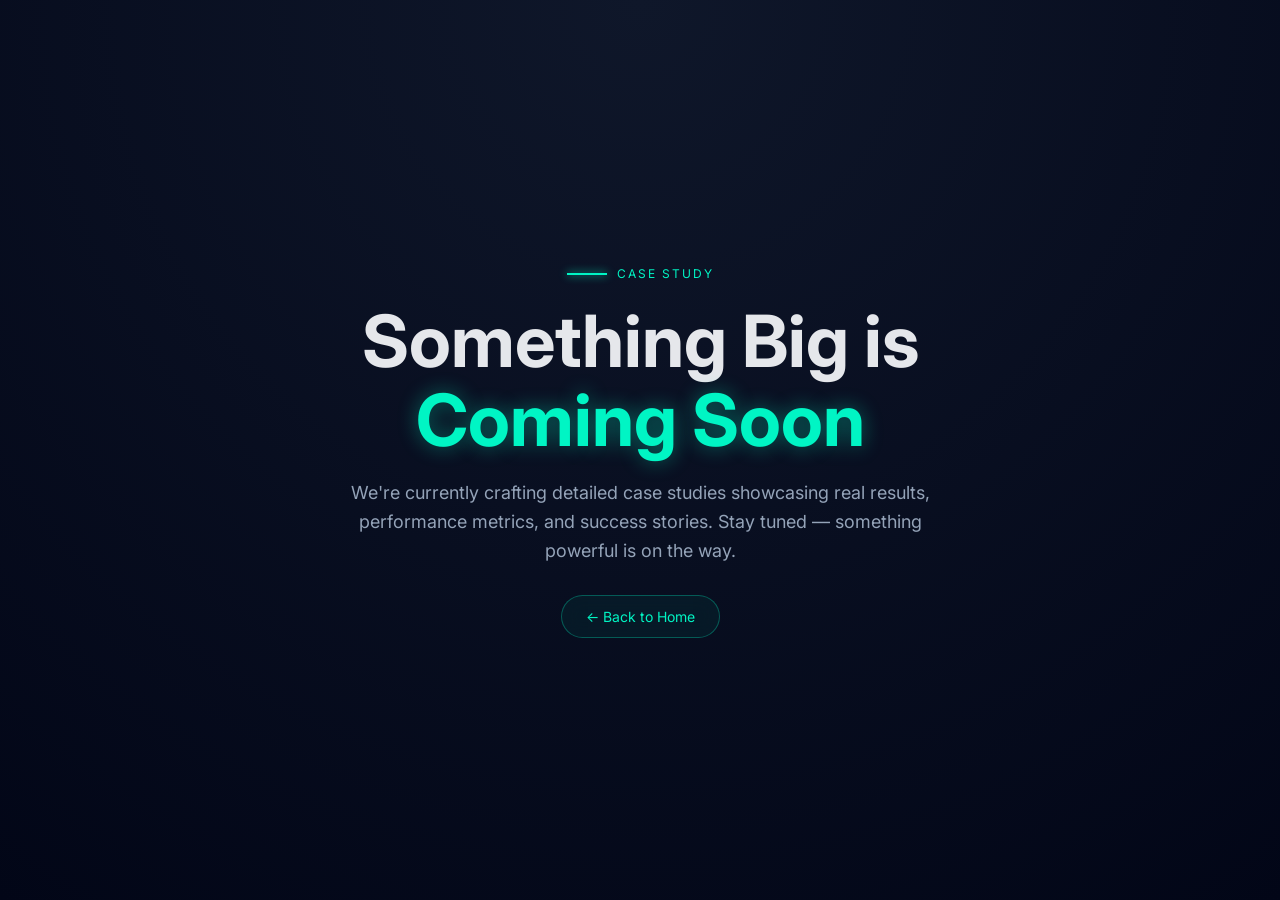
<file: soon.html>
<!DOCTYPE html>
<html lang="en">
<head>
  <meta charset="UTF-8" />
  <meta name="viewport" content="width=device-width, initial-scale=1.0" />
  <title>Case Study — Coming Soon</title>

  <link href="https://fonts.googleapis.com/css2?family=Inter:wght@300;400;600;700&display=swap" rel="stylesheet">

  <style>
    * {
      margin: 0;
      padding: 0;
      box-sizing: border-box;
      font-family: 'Inter', sans-serif;
    }

    body {
      min-height: 100vh;
      display: flex;
      align-items: center;
      justify-content: center;
      background: radial-gradient(circle at top, #0f172a, #020617);
      color: #e5e7eb;
      padding: 20px;
    }

    .container {
      text-align: center;
      max-width: 900px;
      width: 100%;
    }

    .label {
      color: #00f5c4;
      font-size: 12px;
      letter-spacing: 2px;
      text-transform: uppercase;
      margin-bottom: 20px;
      display: inline-block;
      position: relative;
    }

    .label::before {
      content: "";
      width: 40px;
      height: 2px;
      background: #00f5c4;
      display: inline-block;
      margin-right: 10px;
      vertical-align: middle;
      box-shadow: 0 0 8px #00f5c4;
    }

    h1 {
      font-size: clamp(32px, 6vw, 72px);
      font-weight: 700;
      line-height: 1.1;
      margin-bottom: 20px;
    }

    .highlight {
      color: #00f5c4;
      text-shadow: 0 0 20px rgba(0, 245, 196, 0.4);
    }

    p {
      font-size: clamp(14px, 2.5vw, 18px);
      color: #94a3b8;
      max-width: 600px;
      margin: 0 auto 30px;
      line-height: 1.6;
    }

    .btn {
      display: inline-block;
      padding: 12px 24px;
      border-radius: 999px;
      font-size: 14px;
      color: #00f5c4;
      border: 1px solid rgba(0, 245, 196, 0.3);
      background: rgba(0, 245, 196, 0.05);
      text-decoration: none;
      transition: 0.3s ease;
      backdrop-filter: blur(10px);
    }

    .btn:hover {
      background: rgba(0, 245, 196, 0.1);
      box-shadow: 0 0 15px rgba(0, 245, 196, 0.3);
    }

    /* 🔥 Mobile tweaks (down to 330px) */
    @media (max-width: 400px) {
      body {
        padding: 15px;
      }

      h1 {
        line-height: 1.2;
      }

      p {
        font-size: 14px;
      }

      .btn {
        width: 100%;
        padding: 12px;
      }
    }

  </style>
</head>

<body>
  <div class="container">
    <div class="label">Case Study</div>

    <h1>
      Something Big is <br />
      <span class="highlight">Coming Soon</span>
    </h1>

    <p>
      We're currently crafting detailed case studies showcasing real results, 
      performance metrics, and success stories. Stay tuned — something powerful is on the way.
    </p>

    <a href="/#portfolio" class="btn">← Back to Home</a>
  </div>
</body>
</html>
</file>
<file: style.css>
/* ============================================================
       CSS CUSTOM PROPERTIES — THEME SYSTEM
    ============================================================ */
    :root {
      --accent: #00e5a0;
      --accent-dim: #00b87d;
      --accent-glow: rgba(0, 229, 160, 0.18);
      --radius: 14px;
      --radius-sm: 8px;
      --transition: 0.35s cubic-bezier(0.4, 0, 0.2, 1);
      --font-display: 'Syne', sans-serif;
      --font-body: 'DM Sans', sans-serif;
      --shadow-card: 0 2px 32px rgba(0,0,0,0.18);
    }

    /* DARK THEME (default) */
    [data-theme="dark"] {
      --bg: #080c10;
      --bg-2: #0d1219;
      --bg-3: #131a24;
      --surface: #161e2a;
      --surface-2: #1c2636;
      --border: rgba(255,255,255,0.07);
      --text: #e8edf5;
      --text-muted: #7a8ea8;
      --text-dim: #4a5e78;
      --nav-bg: rgba(8,12,16,0.85);
    }

    /* LIGHT THEME */
    [data-theme="light"] {
      --bg: #f4f6fa;
      --bg-2: #edf0f7;
      --bg-3: #e5e9f2;
      --surface: #ffffff;
      --surface-2: #f0f3f9;
      --border: rgba(0,0,0,0.08);
      --text: #0d1219;
      --text-muted: #4a5e78;
      --text-dim: #8a9ab5;
      --nav-bg: rgba(244,246,250,0.9);
    }

    /* ============================================================
       RESET & BASE
    ============================================================ */
    *, *::before, *::after { box-sizing: border-box; margin: 0; padding: 0; }

    html { scroll-behavior: smooth; font-size: 16px; }

    body {
      font-family: var(--font-body);
      background: var(--bg);
      color: var(--text);
      line-height: 1.6;
      overflow-x: hidden;
      transition: background var(--transition), color var(--transition);
    }

    img { max-width: 100%; display: block; }
    a { text-decoration: none; color: inherit; }
    ul { list-style: none; }
    button { cursor: pointer; border: none; background: none; font-family: inherit; }

    /* ============================================================
       UTILITY CLASSES
    ============================================================ */
    .container {
      max-width: 1160px;
      margin: 0 auto;
      padding: 0 24px;
    }

     .section-label-web {
      display: inline-flex;
      align-items: center;
      gap: 8px;
      margin-top: 20px;
      font-size: 14px;
      letter-spacing: 1px;
      text-transform: uppercase;
      color:var(--accent);
      filter: drop-shadow(0 0 10px var(--accent));
      font-weight: 600;
      position: relative;
    }

    
    .section-label {
      display: inline-flex;
      align-items: center;
      gap: 8px;
      font-family: var(--font-display);
      font-size: 11px;
      font-weight: 700;
      letter-spacing: 0.18em;
      text-transform: uppercase;
      color: var(--accent);
      margin-bottom: 18px;
    }

    .section-label::before {
      content: '';
      display: block;
      width: 24px;
      height: 2px;
      background: var(--accent);
      border-radius: 2px;
    }

    .section-title {
      font-family: var(--font-display);
      font-size: clamp(2rem, 5vw, 3rem);
      font-weight: 800;
      line-height: 1.15;
      letter-spacing: -0.02em;
      color: var(--text);
      margin-bottom: 16px;
    }

    .section-sub {
      font-size: 1.05rem;
      color: var(--text-muted);
      max-width: 560px;
      line-height: 1.7;
    }

    /* Buttons */
    .btn {
      display: inline-flex;
      align-items: center;
      gap: 8px;
      padding: 14px 28px;
      border-radius: 50px;
      font-family: var(--font-display);
      font-size: 0.9rem;
      font-weight: 600;
      letter-spacing: 0.01em;
      transition: all var(--transition);
      white-space: nowrap;
    }

    .btn-primary {
      background: var(--accent);
      color: #080c10;
    }
    .btn-primary:hover {
      background: var(--accent-dim);
      transform: translateY(-2px);
      box-shadow: 0 8px 32px var(--accent-glow);
    }

    .btn-ghost {
      background: var(--surface-2);
      color: var(--text);
      border: 1px solid var(--border);
    }
    .btn-ghost:hover {
      background: var(--surface);
      transform: translateY(-2px);
      border-color: var(--accent);
      color: var(--accent);
    }

    /* Fade-in animation */
    .fade-up {
      opacity: 0;
      transform: translateY(36px);
      transition: opacity 0.7s ease, transform 0.7s ease;
    }
    .fade-up.visible {
      opacity: 1;
      transform: none;
    }

    /* ============================================================
       NOISE TEXTURE OVERLAY
    ============================================================ */
    body::before {
      content: '';
      position: fixed;
      inset: 0;
      background-image: url("data:image/svg+xml,%3Csvg viewBox='0 0 256 256' xmlns='http://www.w3.org/2000/svg'%3E%3Cfilter id='n'%3E%3CfeTurbulence type='fractalNoise' baseFrequency='0.9' numOctaves='4' stitchTiles='stitch'/%3E%3C/filter%3E%3Crect width='100%25' height='100%25' filter='url(%23n)' opacity='1'/%3E%3C/svg%3E");
      opacity: 0.025;
      pointer-events: none;
      z-index: 9999;
    }

    /* ============================================================
       NAVBAR
    ============================================================ */
    #navbar {
      position: fixed;
      top: 0;
      left: 0;
      right: 0;
      z-index: 1000;
      background: var(--nav-bg);
      backdrop-filter: blur(20px) saturate(160%);
      -webkit-backdrop-filter: blur(20px) saturate(160%);
      border-bottom: 1px solid var(--border);
      transition: background var(--transition);
    }

    .nav-inner {
      display: flex;
      align-items: center;
      justify-content: space-between;
      height: 68px;
      gap: 16px;
    }

    .nav-logo {
      font-family: var(--font-display);
      font-size: 1.35rem;
      font-weight: 800;
      letter-spacing: -0.03em;
      color: var(--text);
      flex-shrink: 0;
    }
    .nav-logo span { color: var(--accent); }

    .nav-links {
      display: flex;
      align-items: center;
      gap: 4px;
    }

    .nav-links a {
      font-family: var(--font-display);
      font-size: 0.85rem;
      font-weight: 600;
      color: var(--text-muted);
      padding: 7px 13px;
      border-radius: 8px;
      transition: all 0.25s;
      letter-spacing: 0.01em;
    }
    .nav-links a:hover { color: var(--text); background: var(--surface-2); }

    .nav-right {
      display: flex;
      align-items: center;
      gap: 10px;
      flex-shrink: 0;
    }

    /* Theme toggle */
    #theme-toggle {
      width: 40px;
      height: 40px;
      border-radius: 10px;
      background: var(--surface-2);
      border: 1px solid var(--border);
      display: flex;
      align-items: center;
      justify-content: center;
      transition: all 0.25s;
      color: var(--text-muted);
    }
    #theme-toggle:hover { background: var(--surface); color: var(--accent); border-color: var(--accent); }

    .nav-cta {
      padding: 9px 20px;
      font-size: 0.82rem;
    }

    /* Mobile hamburger */
    .hamburger {
      display: none;
      flex-direction: column;
      gap: 5px;
      width: 40px;
      height: 40px;
      align-items: center;
      justify-content: center;
      border-radius: 10px;
      background: var(--surface-2);
      border: 1px solid var(--border);
    }
    .hamburger span {
      display: block;
      width: 20px;
      height: 2px;
      background: var(--text);
      border-radius: 2px;
      transition: all 0.3s;
    }
    .hamburger.open span:nth-child(1) { transform: translateY(7px) rotate(45deg); }
    .hamburger.open span:nth-child(2) { opacity: 0; }
    .hamburger.open span:nth-child(3) { transform: translateY(-7px) rotate(-45deg); }

    /* Mobile nav drawer */
    .mobile-nav {
      display: none;
      flex-direction: column;
      gap: 4px;
      padding: 16px 24px 20px;
      border-top: 1px solid var(--border);
      background: var(--nav-bg);
      backdrop-filter: blur(20px);
    }
    .mobile-nav.open { display: flex; }
    .mobile-nav a {
      font-family: var(--font-display);
      font-size: 1rem;
      font-weight: 600;
      color: var(--text-muted);
      padding: 10px 14px;
      border-radius: 10px;
      transition: all 0.2s;
    }
    .mobile-nav a:hover { color: var(--accent); background: var(--surface-2); }

    /* ============================================================
       HERO SECTION
    ============================================================ */
    #hero {
      min-height: 100vh;
      display: flex;
      align-items: center;
      position: relative;
      overflow: hidden;
      padding-top: 68px;
    }

    /* Animated gradient mesh background */
    .hero-bg {
      position: absolute;
      inset: 0;
      z-index: 0;
    }

    .hero-bg .blob {
      position: absolute;
      border-radius: 50%;
      filter: blur(90px);
      animation: blob-drift 14s ease-in-out infinite alternate;
    }

    .hero-bg .blob-1 {
      width: 520px;
      height: 520px;
      background: radial-gradient(circle, rgba(0,229,160,0.13) 0%, transparent 70%);
      top: -100px;
      right: -80px;
      animation-delay: 0s;
    }
    .hero-bg .blob-2 {
      width: 380px;
      height: 380px;
      background: radial-gradient(circle, rgba(0,130,255,0.1) 0%, transparent 70%);
      bottom: 0px;
      left: -60px;
      animation-delay: -4s;
    }
    .hero-bg .blob-3 {
      width: 260px;
      height: 260px;
      background: radial-gradient(circle, rgba(0,229,160,0.07) 0%, transparent 70%);
      top: 40%;
      left: 40%;
      animation-delay: -8s;
    }

    @keyframes blob-drift {
      0% { transform: translate(0, 0) scale(1); }
      100% { transform: translate(30px, 30px) scale(1.08); }
    }

    /* Grid lines decoration */
    .hero-grid {
      position: absolute;
      inset: 0;
      background-image:
        linear-gradient(var(--border) 1px, transparent 1px),
        linear-gradient(90deg, var(--border) 1px, transparent 1px);
      background-size: 60px 60px;
      mask-image: radial-gradient(ellipse 80% 80% at 50% 50%, black 20%, transparent 100%);
      z-index: 0;
    }

    .hero-inner {
      position: relative;
      z-index: 1;
      display: grid;
      grid-template-columns: 1fr 1fr;
      gap: 60px;
      align-items: center;
      padding: 80px 0 100px;
      width: 100%;
    }

    .hero-left { max-width: 580px; }

    .hero-badge {
      display: inline-flex;
      align-items: center;
      gap: 8px;
      background: var(--surface);
      border: 1px solid var(--border);
      border-radius: 50px;
      padding: 6px 14px 6px 8px;
      margin-bottom: 28px;
      font-size: 0.78rem;
      font-weight: 500;
      color: var(--text-muted);
      animation: badge-in 0.8s ease both;
    }
    .hero-badge-dot {
      width: 24px;
      height: 24px;
      border-radius: 50%;
      background: var(--accent-glow);
      display: flex;
      align-items: center;
      justify-content: center;
    }
    .hero-badge-dot::after {
      content: '';
      width: 8px;
      height: 8px;
      border-radius: 50%;
      background: var(--accent);
      animation: pulse-dot 2s ease infinite;
    }

    @keyframes pulse-dot {
      0%, 100% { transform: scale(1); opacity: 1; }
      50% { transform: scale(1.3); opacity: 0.7; }
    }

    .hero-headline {
      font-family: var(--font-display);
      font-size: clamp(2.4rem, 5.5vw, 3.8rem);
      font-weight: 800;
      line-height: 1.08;
      letter-spacing: -0.03em;
      color: var(--text);
      margin-bottom: 22px;
      animation: headline-in 0.9s ease 0.1s both;
    }

    .hero-headline .accent { color: var(--accent); }

    .hero-sub {
      font-size: 1.1rem;
      color: var(--text-muted);
      line-height: 1.75;
      margin-bottom: 36px;
      animation: headline-in 0.9s ease 0.2s both;
    }

    .hero-actions {
      display: flex;
      gap: 12px;
      flex-wrap: wrap;
      animation: headline-in 0.9s ease 0.3s both;
    }

    .hero-stats {
      display: flex;
      gap: 32px;
      margin-top: 52px;
      flex-wrap: wrap;
      animation: headline-in 0.9s ease 0.4s both;
    }

    .stat-item { text-align: left; }
    .stat-number {
      font-family: var(--font-display);
      font-size: 2rem;
      font-weight: 800;
      color: var(--text);
      line-height: 1;
    }
    .stat-number span { color: var(--accent); }
    .stat-label { font-size: 0.78rem; color: var(--text-muted); margin-top: 4px; }

    /* Hero visual / mockup card */
    .hero-right {
      display: flex;
      justify-content: center;
      align-items: center;
      animation: hero-card-in 1.1s cubic-bezier(0.22, 1, 0.36, 1) 0.2s both;
    }

    .hero-mockup {
      width: 100%;
      max-width: 440px;
      background: var(--surface);
      border: 1px solid var(--border);
      border-radius: 20px;
      padding: 24px;
      box-shadow: var(--shadow-card), 0 0 80px var(--accent-glow);
      position: relative;
    }

    .mockup-bar {
      display: flex;
      align-items: center;
      gap: 6px;
      margin-bottom: 20px;
    }
    .mockup-dot { width: 10px; height: 10px; border-radius: 50%; }
    .mockup-dot:nth-child(1) { background: #ff5f57; }
    .mockup-dot:nth-child(2) { background: #febc2e; }
    .mockup-dot:nth-child(3) { background: #28c840; }
    .mockup-url-bar {
      flex: 1;
      height: 26px;
      background: var(--surface-2);
      border-radius: 6px;
      margin-left: 8px;
      display: flex;
      align-items: center;
      padding: 0 10px;
      font-size: 0.7rem;
      color: var(--text-dim);
    }

    .mockup-img {
      width: 100%;
      height: 200px;
      background: linear-gradient(135deg, var(--bg-3) 0%, var(--surface-2) 100%);
      border-radius: 10px;
      margin-bottom: 16px;
      position: relative;
      overflow: hidden;
      display: flex;
      align-items: center;
      justify-content: center;
    }

    .mockup-img-inner {
      text-align: center;
    }

    .mockup-hero-art {
      width: 100%;
      height: 200px;
      background: linear-gradient(135deg, #0d1f2d 0%, #162535 50%, #0d1f2d 100%);
      border-radius: 10px;
      margin-bottom: 16px;
      position: relative;
      overflow: hidden;
    }

    /* mini website art inside mockup */
    .art-nav {
      height: 28px;
      background: rgba(0,229,160,0.08);
      border-bottom: 1px solid rgba(0,229,160,0.15);
      display: flex;
      align-items: center;
      padding: 0 12px;
      gap: 8px;
    }
    .art-logo { width: 40px; height: 6px; background: var(--accent); border-radius: 3px; }
    .art-nav-links { display: flex; gap: 6px; margin-left: auto; }
    .art-link { width: 20px; height: 4px; background: rgba(255,255,255,0.2); border-radius: 2px; }

    .art-body { padding: 14px 12px; }
    .art-headline { width: 70%; height: 8px; background: rgba(255,255,255,0.7); border-radius: 4px; margin-bottom: 8px; }
    .art-headline-2 { width: 50%; height: 8px; background: rgba(255,255,255,0.5); border-radius: 4px; margin-bottom: 10px; }
    .art-sub { width: 90%; height: 4px; background: rgba(255,255,255,0.2); border-radius: 2px; margin-bottom: 5px; }
    .art-sub-2 { width: 75%; height: 4px; background: rgba(255,255,255,0.15); border-radius: 2px; margin-bottom: 14px; }
    .art-btns { display: flex; gap: 6px; }
    .art-btn-p { width: 56px; height: 18px; background: var(--accent); border-radius: 50px; }
    .art-btn-g { width: 56px; height: 18px; background: rgba(255,255,255,0.1); border-radius: 50px; border: 1px solid rgba(255,255,255,0.15); }

    .mockup-metrics {
      display: grid;
      grid-template-columns: repeat(3, 1fr);
      gap: 10px;
    }
    .metric-card {
      background: var(--surface-2);
      border-radius: 10px;
      padding: 12px;
      border: 1px solid var(--border);
    }
    .metric-val {
      font-family: var(--font-display);
      font-size: 1.1rem;
      font-weight: 700;
      color: var(--text);
    }
    .metric-val.green { color: var(--accent); }
    .metric-lbl { font-size: 0.65rem; color: var(--text-dim); margin-top: 2px; }

    .mockup-chart {
      margin-top: 14px;
      display: flex;
      align-items: flex-end;
      gap: 5px;
      height: 50px;
      padding: 0 4px;
    }
    .chart-bar {
      flex: 1;
      background: linear-gradient(to top, var(--accent), rgba(0,229,160,0.3));
      border-radius: 3px 3px 0 0;
      animation: bar-grow 1s ease 0.5s both;
    }
    @keyframes bar-grow { from { transform: scaleY(0); transform-origin: bottom; } to { transform: scaleY(1); } }

    @keyframes badge-in { from { opacity: 0; transform: translateY(-10px); } to { opacity: 1; transform: none; } }
    @keyframes headline-in { from { opacity: 0; transform: translateY(20px); } to { opacity: 1; transform: none; } }
    @keyframes hero-card-in { from { opacity: 0; transform: translateY(40px) rotate(-2deg); } to { opacity: 1; transform: none; } }

    /* ============================================================
       SECTION WRAPPER
    ============================================================ */
    .section {
      padding: 100px 0;
      position: relative;
    }
    .section-alt { background: var(--bg-2); }

    /* ============================================================
       SERVICES SECTION
    ============================================================ */
    .services-grid {
      display: grid;
      grid-template-columns: repeat(auto-fit, minmax(260px, 1fr));
      gap: 20px;
      margin-top: 5px;
    }

    .service-card {
      background: var(--surface);
      border: 1px solid var(--border);
      border-radius: var(--radius);
      padding: 32px 28px;
      position: relative;
      overflow: hidden;
      transition: all var(--transition);
      cursor: default;
    }

    .service-card::before {
      content: '';
      position: absolute;
      inset: 0;
      background: linear-gradient(135deg, var(--accent-glow) 0%, transparent 60%);
      opacity: 0;
      transition: opacity var(--transition);
    }

    .service-card:hover {
      border-color: var(--accent);
      transform: translateY(-6px);
      box-shadow: 0 20px 60px var(--accent-glow);
    }
    .service-card:hover::before { opacity: 1; }

    .service-icon {
      width: 52px;
      height: 52px;
      border-radius: 14px;
      background: var(--accent-glow);
      border: 1px solid rgba(0,229,160,0.2);
      display: flex;
      align-items: center;
      justify-content: center;
      margin-bottom: 20px;
      font-size: 1.4rem;
      position: relative;
      z-index: 1;
    }

    .service-name {
      font-family: var(--font-display);
      font-size: 1.08rem;
      font-weight: 700;
      color: var(--text);
      margin-bottom: 10px;
      position: relative;
      z-index: 1;
    }

    .service-desc {
      font-size: 0.88rem;
      color: var(--text-muted);
      line-height: 1.7;
      position: relative;
      z-index: 1;
    }

    .service-arrow {
      display: inline-flex;
      align-items: center;
      gap: 6px;
      font-family: var(--font-display);
      font-size: 0.78rem;
      font-weight: 600;
      color: var(--accent);
      margin-top: 16px;
      position: relative;
      z-index: 1;
      opacity: 0;
      transform: translateX(-8px);
      transition: all 0.3s;
    }
    .service-card:hover .service-arrow { opacity: 1; transform: none; }

    /* ============================================================
       PORTFOLIO SECTION
    ============================================================ */
    .portfolio-grid {
      display: grid;
      grid-template-columns: repeat(auto-fit, minmax(280px, 1fr));
      gap: 24px;
      margin-top: 56px;
    }

    .portfolio-card {
      border-radius: var(--radius);
      overflow: hidden;
      border: 1px solid var(--border);
      background: var(--surface);
      transition: all var(--transition);
      cursor: pointer;
    }

    .portfolio-card:hover {
      transform: translateY(-8px);
      border-color: var(--accent);
      box-shadow: 0 24px 60px rgba(0,0,0,0.25), 0 0 0 1px var(--accent);
    }

    .portfolio-thumb {
      width: 100%;
      height: 200px;
      position: relative;
      overflow: hidden;
    }

    .portfolio-thumb-inner {
      width: 100%;
      height: 100%;
      transition: transform 0.5s cubic-bezier(0.4, 0, 0.2, 1);
    }
    .portfolio-card:hover .portfolio-thumb-inner { transform: scale(1.06); }

    /* Fake website mockups as portfolio thumbnails */
    .thumb-1 {
      background: linear-gradient(135deg, #0a1628 0%, #1a2d4a 50%, #0f2038 100%);
      display: flex;
      flex-direction: column;
    }
    .thumb-2 {
      background: linear-gradient(135deg, #1a0a28 0%, #2d1a4a 50%, #200f38 100%);
      display: flex;
      flex-direction: column;
    }
    .thumb-3 {
      background: linear-gradient(135deg, #0a2018 0%, #1a4a2d 50%, #0f3820 100%);
      display: flex;
      flex-direction: column;
    }
    .thumb-4 {
      background: linear-gradient(135deg, #281a0a 0%, #4a2d1a 50%, #38200f 100%);
      display: flex;
      flex-direction: column;
    }

    .thumb-nav-bar {
      height: 30px;
      display: flex;
      align-items: center;
      padding: 0 14px;
      gap: 8px;
      border-bottom: 1px solid rgba(255,255,255,0.06);
      flex-shrink: 0;
    }
    .t-dot { width: 7px; height: 7px; border-radius: 50%; }
    .t-dot-r { background: rgba(255,85,80,0.7); }
    .t-dot-y { background: rgba(254,188,46,0.7); }
    .t-dot-g { background: rgba(40,200,64,0.7); }
    .t-logo-bar { margin-left: 8px; height: 5px; border-radius: 3px; }
    .c-accent { background: var(--accent); }
    .c-purple { background: #a855f7; }
    .c-green { background: #22c55e; }
    .c-orange { background: #f97316; }

    .thumb-content {
      flex: 1;
      padding: 16px;
      display: flex;
      flex-direction: column;
      gap: 8px;
    }
    .t-hero-block { height: 40px; border-radius: 6px; background: rgba(255,255,255,0.06); }
    .t-row { display: flex; gap: 8px; }
    .t-card { flex: 1; height: 28px; border-radius: 6px; background: rgba(255,255,255,0.04); }
    .t-wide { height: 8px; border-radius: 4px; background: rgba(255,255,255,0.08); width: 75%; }
    .t-mid { height: 6px; border-radius: 3px; background: rgba(255,255,255,0.05); width: 55%; }

    .portfolio-info {
      padding: 18px 20px 20px;
    }

    .portfolio-tag {
      font-size: 0.72rem;
      font-weight: 600;
      font-family: var(--font-display);
      letter-spacing: 0.1em;
      text-transform: uppercase;
      color: var(--accent);
      margin-bottom: 6px;
    }

    .portfolio-name {
      font-family: var(--font-display);
      font-size: 1.05rem;
      font-weight: 700;
      color: var(--text);
      margin-bottom: 6px;
    }

    .portfolio-desc {
      font-size: 0.83rem;
      color: var(--text-muted);
      line-height: 1.6;
    }

    .portfolio-link {
      display: inline-flex;
      align-items: center;
      gap: 5px;
      font-family: var(--font-display);
      font-size: 0.78rem;
      font-weight: 600;
      color: var(--accent);
      margin-top: 12px;
      transition: 0.2s ease;
    }
    .portfolio-card:hover .portfolio-link { 
      gap: 9px; 
      color: #b50fe8;
      font-size: 15px;
    }

     .portfolio-link-site{
      display: inline-flex;
      align-items: center;
      gap: 5px;
      font-family: var(--font-display);
      font-size: 0.78rem;
      font-weight: 600;
      color: var(--accent);
      margin-top: 12px;
      transition: 0.2s ease;
     }

     .portfolio-card:hover .portfolio-link-site { 
      color: rgb(219, 7, 7); 
      font-size: 15px;
      
    }
    /* ============================================================
       PROCESS SECTION
    ============================================================ */
    .process-grid {
      display: grid;
      grid-template-columns: repeat(3, 1fr);
      gap: 32px;
      margin-top: 64px;
      position: relative;
    }

    /* Connecting line between steps */
    .process-grid::before {
      content: '';
      position: absolute;
      top: 36px;
      left: calc(16.66% + 20px);
      right: calc(16.66% + 20px);
      height: 1px;
      background: linear-gradient(90deg, var(--accent), transparent 50%, var(--accent));
      background-size: 200%;
      animation: line-flow 2s linear infinite;
    }

    @keyframes line-flow {
      0% { background-position: 0% 0; }
      100% { background-position: 200% 0; }
    }

    .process-step {
      text-align: center;
      position: relative;
    }

    .process-num {
      width: 72px;
      height: 72px;
      border-radius: 50%;
      background: var(--surface);
      border: 2px solid var(--accent);
      display: flex;
      align-items: center;
      justify-content: center;
      margin: 0 auto 28px;
      font-family: var(--font-display);
      font-size: 1.4rem;
      font-weight: 800;
      color: var(--accent);
      position: relative;
      box-shadow: 0 0 30px var(--accent-glow);
    }

    .process-title {
      font-family: var(--font-display);
      font-size: 1.15rem;
      font-weight: 700;
      color: var(--text);
      margin-bottom: 12px;
    }

    .process-desc {
      font-size: 0.9rem;
      color: var(--text-muted);
      line-height: 1.7;
      max-width: 260px;
      margin: 0 auto;
    }

    /* ============================================================
       TESTIMONIALS
    ============================================================ */
    .testimonials-grid {
      display: grid;
      grid-template-columns: repeat(auto-fit, minmax(290px, 1fr));
      gap: 20px;
      margin-top: 56px;
    }

    .testimonial-card {
      background: var(--surface);
      border: 1px solid var(--border);
      border-radius: var(--radius);
      padding: 32px 28px;
      position: relative;
      transition: all var(--transition);
    }

    .testimonial-card:hover {
      border-color: rgba(0,229,160,0.3);
      transform: translateY(-4px);
      box-shadow: 0 16px 48px var(--accent-glow);
    }

    .testimonial-quote {
      font-size: 2.5rem;
      color: var(--accent);
      line-height: 1;
      margin-bottom: 16px;
      font-family: Georgia, serif;
    }

    .testimonial-text {
      font-size: 0.92rem;
      color: var(--text-muted);
      line-height: 1.75;
      margin-bottom: 24px;
      font-style: italic;
    }

    .testimonial-stars {
      color: var(--accent);
      font-size: 0.85rem;
      margin-bottom: 16px;
      letter-spacing: 2px;
    }

    .testimonial-author {
      display: flex;
      align-items: center;
      gap: 12px;
    }

    .author-avatar {
      width: 44px;
      height: 44px;
      border-radius: 50%;
      background: var(--surface-2);
      border: 2px solid var(--border);
      display: flex;
      align-items: center;
      justify-content: center;
      font-family: var(--font-display);
      font-weight: 700;
      font-size: 0.9rem;
      color: var(--accent);
      flex-shrink: 0;
    }

    .author-name {
      font-family: var(--font-display);
      font-weight: 700;
      font-size: 0.92rem;
      color: var(--text);
    }

    .author-role {
      font-size: 0.78rem;
      color: var(--text-dim);
      margin-top: 2px;
    }

    /* ============================================================
       CTA SECTION
    ============================================================ */
    #cta {
      background: var(--bg-2);
      overflow: hidden;
    }

    .cta-inner {
      position: relative;
      background: var(--surface);
      border: 1px solid var(--border);
      border-radius: 24px;
      padding: 72px 56px;
      text-align: center;
      overflow: hidden;
    }

    .cta-inner::before {
      content: '';
      position: absolute;
      top: -100px;
      left: 50%;
      transform: translateX(-50%);
      width: 500px;
      height: 300px;
      background: radial-gradient(circle, var(--accent-glow) 0%, transparent 70%);
      pointer-events: none;
    }

    .cta-inner .section-title {
      font-size: clamp(1.8rem, 4vw, 2.8rem);
      position: relative;
    }

    .cta-inner .section-sub {
      margin: 0 auto 36px;
      position: relative;
    }

    .cta-actions {
      display: flex;
      gap: 14px;
      justify-content: center;
      flex-wrap: wrap;
      position: relative;
    }

    /* ============================================================
       CONTACT SECTION
    ============================================================ */
    .contact-grid {
      display: grid;
      grid-template-columns: 1fr 1.2fr;
      gap: 60px;
      align-items: start;
      margin-top: 60px;
    }

    .contact-info h3 {
      font-family: var(--font-display);
      font-size: 1.3rem;
      font-weight: 700;
      color: var(--text);
      margin-bottom: 14px;
    }

    .contact-info p {
      font-size: 0.92rem;
      color: var(--text-muted);
      line-height: 1.75;
      margin-bottom: 32px;
    }

    .contact-detail {
      display: flex;
      align-items: center;
      gap: 12px;
      margin-bottom: 16px;
    }

    .contact-detail-icon {
      width: 40px;
      height: 40px;
      border-radius: 10px;
      background: var(--accent-glow);
      border: 1px solid rgba(0,229,160,0.2);
      display: flex;
      align-items: center;
      justify-content: center;
      font-size: 1rem;
      flex-shrink: 0;
    }

    .contact-detail-text {
      font-size: 0.88rem;
      color: var(--text-muted);
    }
    .contact-detail-text strong {
      display: block;
      font-size: 0.82rem;
      color: var(--text-dim);
      font-weight: 500;
      margin-bottom: 2px;
      text-transform: uppercase;
      letter-spacing: 0.07em;
    }

    /* Contact Form */
    .contact-form-wrap {
      background: var(--surface);
      border: 1px solid var(--border);
      border-radius: 20px;
      padding: 36px 32px;
    }

    .form-row {
      display: grid;
      grid-template-columns: 1fr 1fr;
      gap: 16px;
    }

    .form-group {
      margin-bottom: 18px;
    }

    .form-group label {
      display: block;
      font-family: var(--font-display);
      font-size: 0.78rem;
      font-weight: 600;
      letter-spacing: 0.06em;
      text-transform: uppercase;
      color: var(--text-muted);
      margin-bottom: 10px;
    }

    .form-group input,
    .form-group textarea,
    .form-group select {
      width: 100%;
      background: var(--surface-2);
      border: 1px solid var(--border);
      border-radius: 10px;
      padding: 13px 16px;
      font-family: var(--font-body);
      font-size: 0.92rem;
      color: var(--text);
      outline: none;
      transition: all 0.25s;
      appearance: none;
    }

    .form-group input:focus,
    .form-group textarea:focus,
    .form-group select:focus {
      border-color: var(--accent);
      background: var(--surface);
      box-shadow: 0 0 0 3px var(--accent-glow);
    }

    .form-group input.error,
    .form-group textarea.error {
      border-color: #ff4444;
      box-shadow: 0 0 0 3px rgba(255,68,68,0.15);
    }

    .form-group textarea { resize: vertical; min-height: 110px; }

    .error-msg {
      font-size: 0.75rem;
      color: #ff6b6b;
      margin-top: 5px;
      display: none;
    }
    .error-msg.show { display: block; }

    .form-submit {
      width: 100%;
      padding: 15px;
      font-size: 0.95rem;
      border-radius: 12px;
      position: relative;
      overflow: hidden;
    }

    /* Form success/error messages */
    #form-status {
      margin-top: 16px;
      padding: 14px 18px;
      border-radius: 10px;
      font-size: 0.88rem;
      font-weight: 500;
      display: none;
    }
    #form-status.success {
      background: rgba(0,229,160,0.1);
      border: 1px solid rgba(0,229,160,0.3);
      color: var(--accent);
      display: block;
    }
    #form-status.error-status {
      background: rgba(255,68,68,0.1);
      border: 1px solid rgba(255,68,68,0.3);
      color: #ff6b6b;
      display: block;
    }

    /* Loading spinner on button */
    .btn-loading {
      pointer-events: none;
      opacity: 0.7;
    }
    .spinner {
      display: none;
      width: 16px;
      height: 16px;
      border: 2px solid rgba(8,12,16,0.3);
      border-top-color: #080c10;
      border-radius: 50%;
      animation: spin 0.7s linear infinite;
    }
    .btn-loading .spinner { display: inline-block; }

    @keyframes spin { to { transform: rotate(360deg); } }

    /* ============================================================
       FOOTER
    ============================================================ */
    footer {
      background: var(--bg-3);
      border-top: 1px solid var(--border);
      padding: 48px 0 32px;
    }

    .footer-inner {
      display: grid;
      grid-template-columns: 1.5fr repeat(3, 1fr);
      gap: 40px;
      margin-bottom: 48px;
    }

    .footer-brand .nav-logo { font-size: 1.5rem; margin-bottom: 12px; display: block; }
    .footer-brand p { font-size: 0.86rem; color: var(--text-muted); line-height: 1.7; max-width: 240px; }

    .footer-col h4 {
      font-family: var(--font-display);
      font-size: 0.8rem;
      font-weight: 700;
      letter-spacing: 0.1em;
      text-transform: uppercase;
      color: var(--text-dim);
      margin-bottom: 16px;
    }

    .footer-col ul li { margin-bottom: 10px; }
    .footer-col ul li a {
      font-size: 0.86rem;
      color: var(--text-muted);
      transition: color 0.2s;
    }
    .footer-col ul li a:hover { color: var(--accent); }

    .footer-bottom {
      display: flex;
      align-items: center;
      justify-content: space-between;
      padding-top: 28px;
      border-top: 1px solid var(--border);
      gap: 16px;
      flex-wrap: wrap;
    }

    .footer-copy { font-size: 0.82rem; color: var(--text-dim); }
    .footer-copy a { color: var(--accent); }

    .footer-social {
      display: flex;
      gap: 10px;
    }

    .social-btn {
      width: 36px;
      height: 36px;
      border-radius: 9px;
      background: var(--surface-2);
      border: 1px solid var(--border);
      display: flex;
      align-items: center;
      justify-content: center;
      font-size: 0.85rem;
      color: var(--text-muted);
      transition: all 0.25s;
    }
    .social-btn:hover { background: var(--accent); color: #080c10; border-color: var(--accent); transform: translateY(-2px); }

    /* ============================================================
       SCROLL-TO-TOP BUTTON
    ============================================================ */
    #scroll-top {
      position: fixed;
      bottom: 28px;
      right: 28px;
      width: 44px;
      height: 44px;
      border-radius: 12px;
      background: var(--accent);
      color: #080c10;
      display: flex;
      align-items: center;
      justify-content: center;
      font-size: 1rem;
      z-index: 999;
      opacity: 0;
      transform: translateY(12px);
      transition: all 0.3s;
      pointer-events: none;
      box-shadow: 0 4px 20px var(--accent-glow);
    }
    #scroll-top.show { opacity: 1; transform: none; pointer-events: auto; }
    #scroll-top:hover { transform: translateY(-2px); }

    /* ============================================================
       RESPONSIVE
    ============================================================ */
    @media (max-width: 900px) {
      .hero-inner { grid-template-columns: 1fr; gap: 40px; }
      .hero-right { display: none; }
      .contact-grid { grid-template-columns: 1fr; gap: 40px; }
      .footer-inner { grid-template-columns: 1fr 1fr; }
      .process-grid { grid-template-columns: 1fr; gap: 40px; }
      .process-grid::before { display: none; }
    }

    @media (max-width: 768px) {
      .nav-links { display: none; }
      .nav-cta { display: none; }
      .hamburger { display: flex; }
      .section { padding: 72px 0; }
      .hero-inner { padding: 56px 0 72px; }
    }

    @media (max-width: 560px) {
      .section-title { font-size: 1.8rem; }
      .hero-headline { font-size: 2.1rem; }
      .cta-inner { padding: 44px 24px; }
      .form-row { grid-template-columns: 1fr; }
      .footer-inner { grid-template-columns: 1fr; gap: 28px; }
      .hero-stats { gap: 20px; }
    }

    @media (max-width: 400px) {
      .container { padding: 0 16px; }
      .hero-headline { font-size: 1.85rem; }
      .btn { padding: 12px 20px; font-size: 0.82rem; }
    }

    @media (max-width: 331px) {
      .hero-headline { font-size: 1.65rem; }
      .section-title { font-size: 1.5rem; }
      .nav-logo { font-size: 1.15rem; }
      .hero-stats { flex-direction: column; gap: 14px; }
    }
</file>
